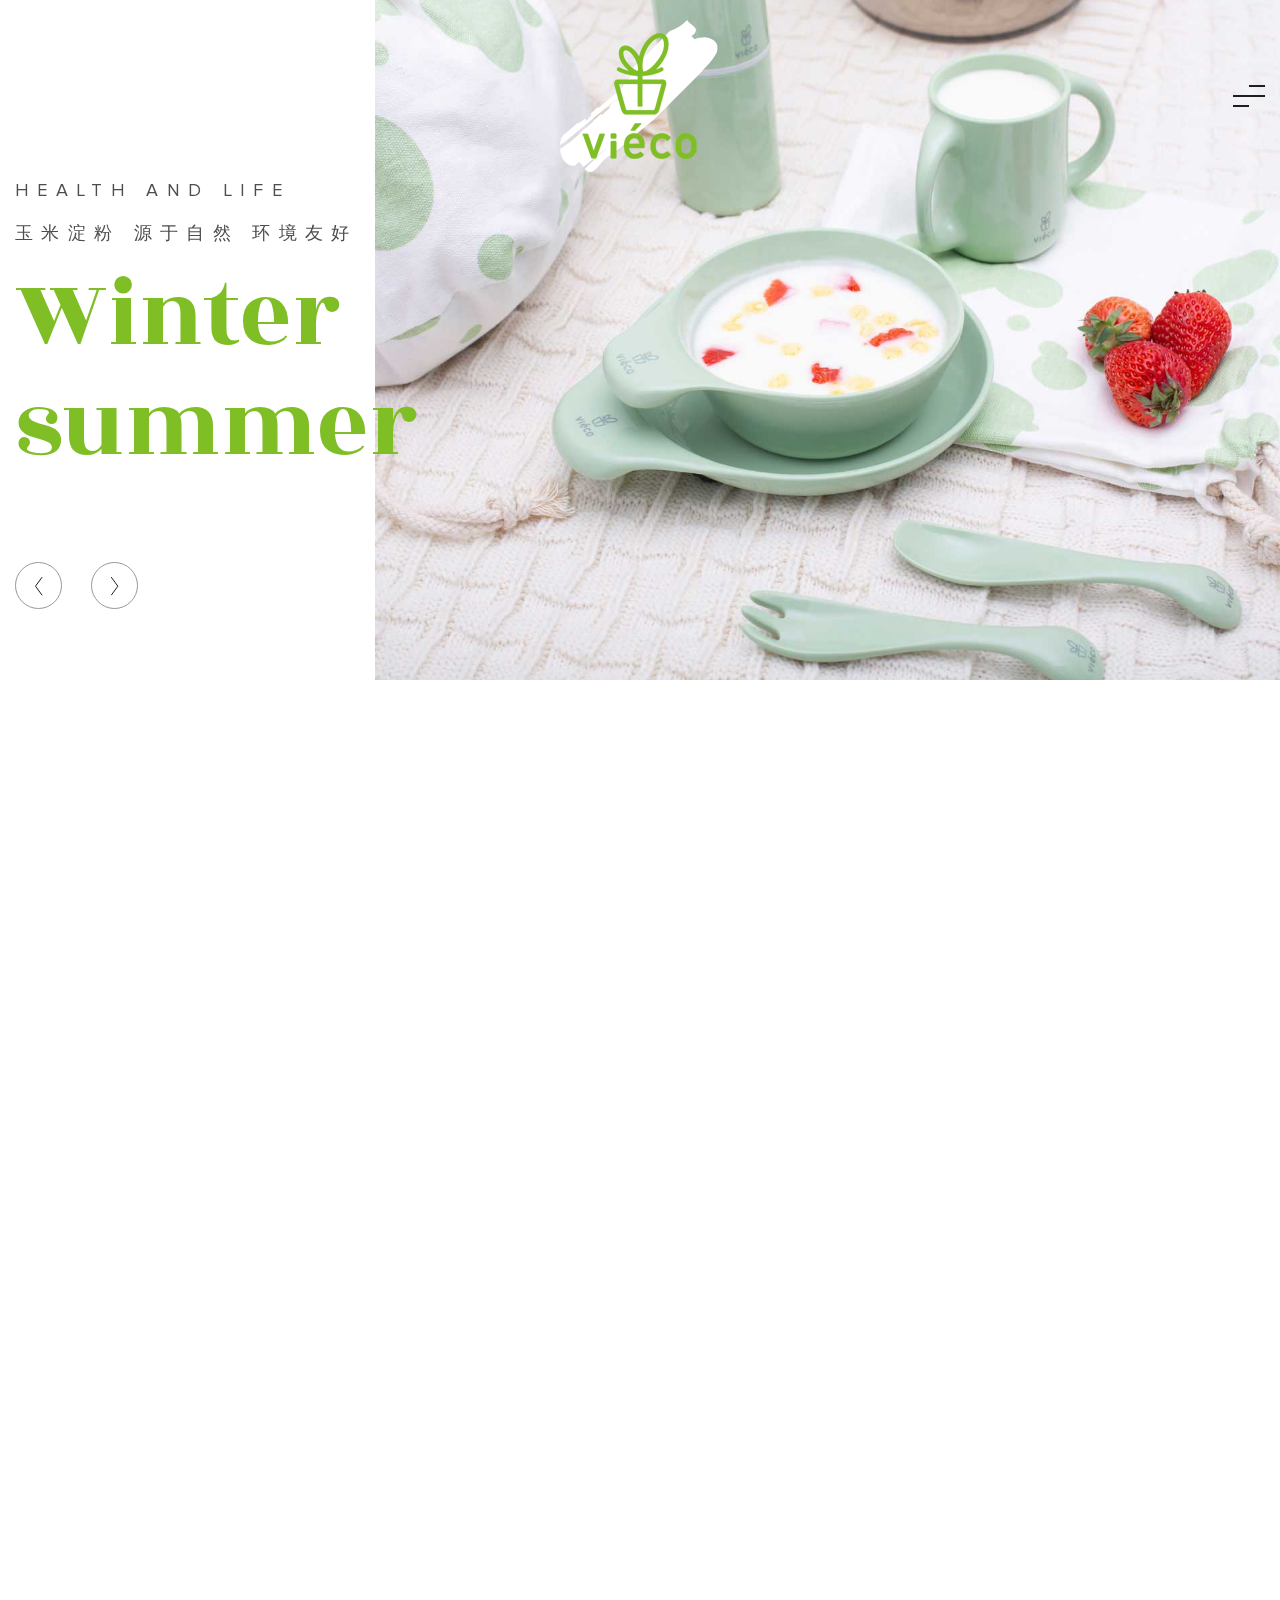
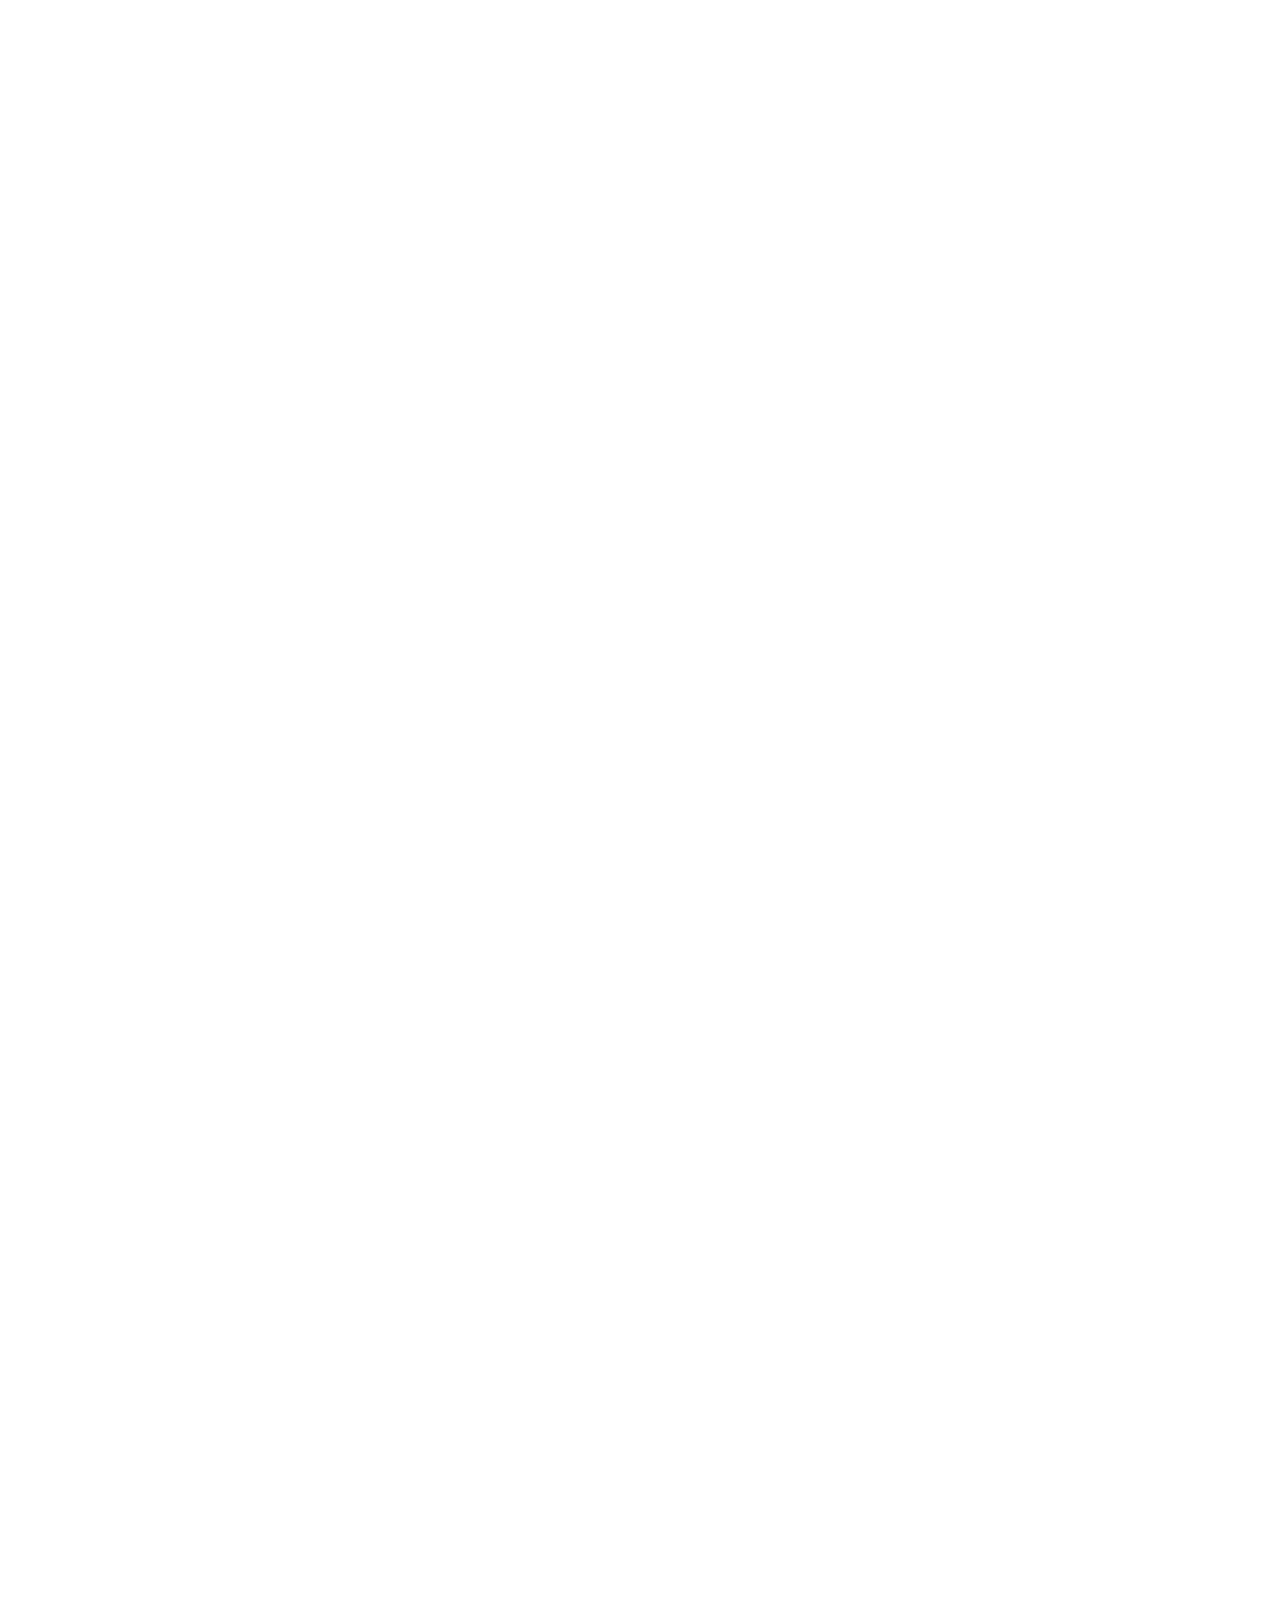
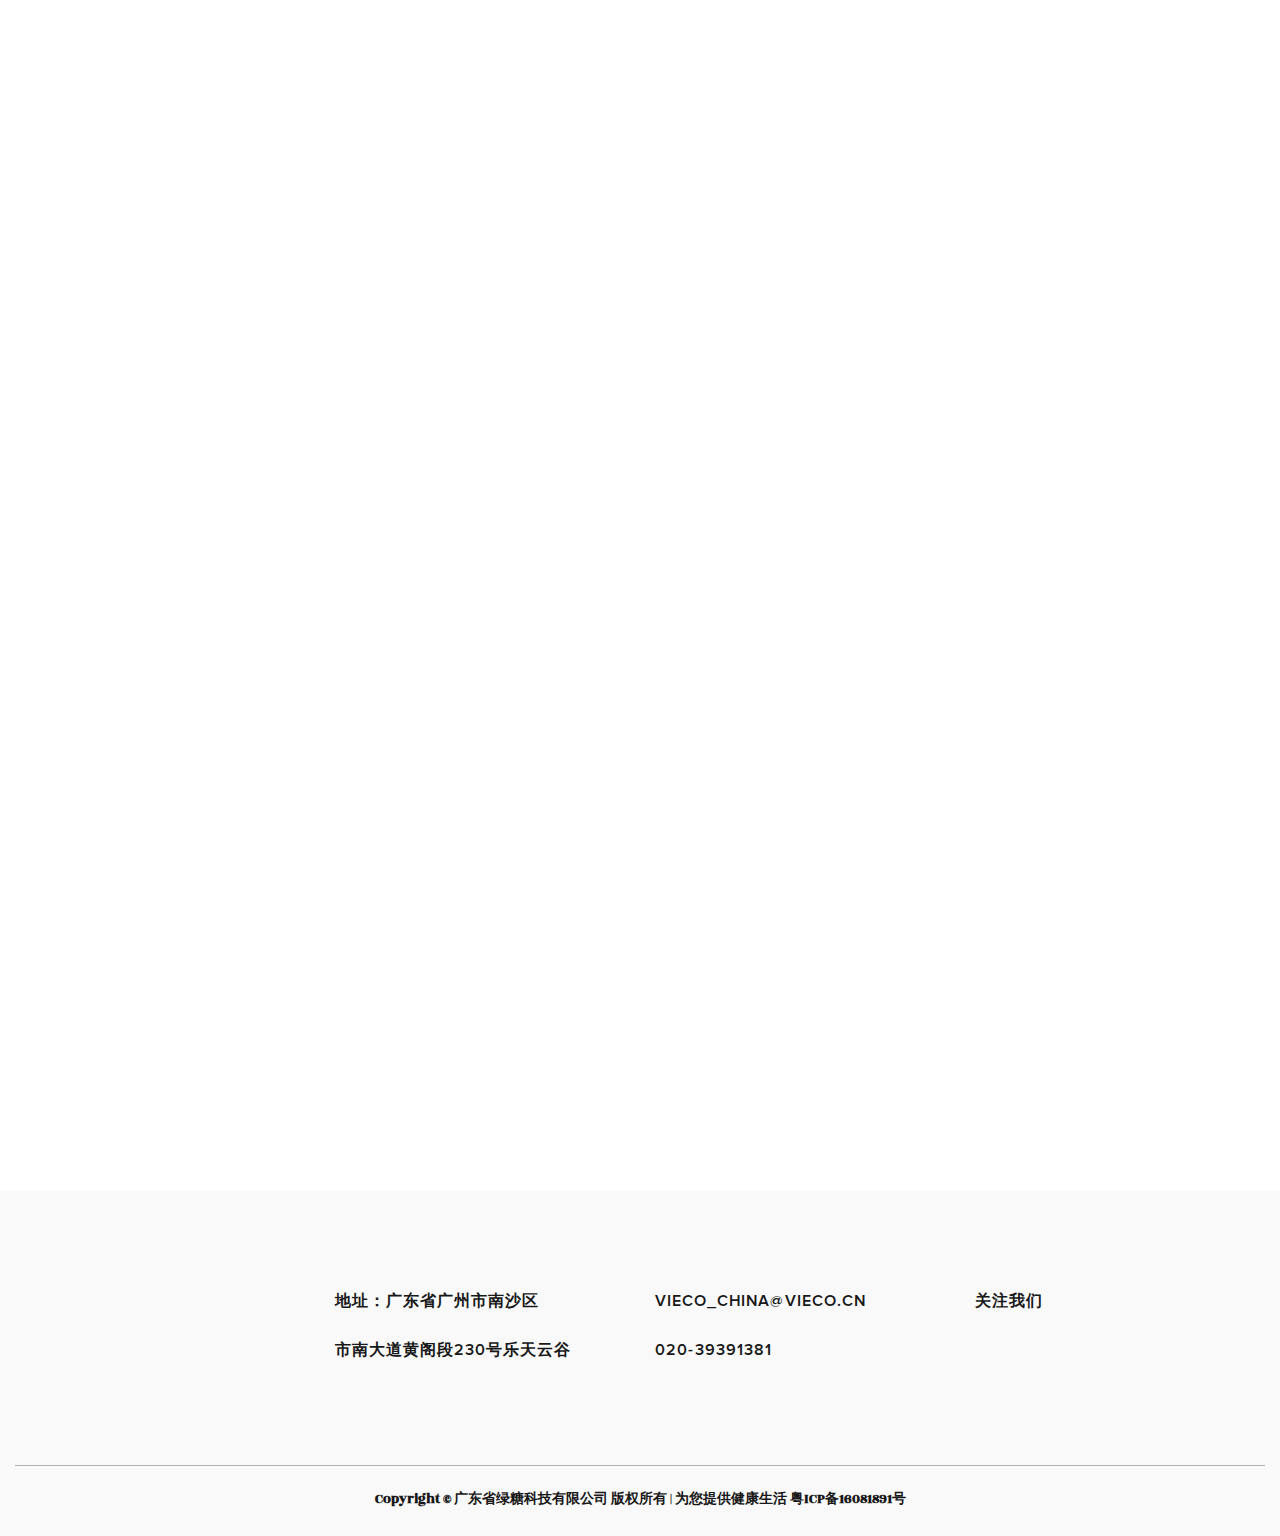
<file: index.html>
<!DOCTYPE html>
<html lang="en">

<head>
    <meta charset="utf-8">
    <meta http-equiv="x-ua-compatible" content="ie=edge">
    <title>广东省绿糖科技有限公司</title>
    <meta name="robots" content="index, follow" />
    <meta name="description" content="">
    <meta name="viewport" content="width=device-width, initial-scale=1, shrink-to-fit=no">
    <link rel="shortcut icon" type="image/x-icon" href="assets/images/favicon.png">
    <link rel="stylesheet" href="assets/css/allcss.css" />
    <!-- Global Vendor, plugins JS -->
    <script src="assets/js/alljs.js" defer></script>
    <script src="assets/js/plugins/select2.min.js"defer></script>
    <script src="assets/js/main.js"defer></script>
</head>
<body>
    <div class="main-wrapper wrapper-2">
        <!-- 引入头部组件 -->
        <div id="header-component">
            <div class="loading-message" style="text-align: center; padding: 20px;">正在加载...</div>
        </div>
        <div class="slider-area">
            <div class="slider-active-1 nav-style-1">
                <div
                    class="single-slider-wrap slider-height-1 custom-d-flex custom-align-item-center single-animation-wrap">
                    <div class="slider-img">
                        <img loading="eager" src="assets/images/home/slider-1.jpg" alt="">
                    </div>
                    <div class="slider-content slider-animated-1">
                        <h3 class="animated">HEALTH AND LIFE</h3>
                        <h3 class="animated"><br>玉米淀粉 源于自然 环境友好</h3>
                        <h1 class="animated">Winter <br> summer</h1>
                    </div>
                </div>
                <div
                    class="single-slider-wrap slider-height-1 custom-d-flex custom-align-item-center single-animation-wrap">
                    <div class="slider-img">
                        <img loading="lazy" src="assets/images/home/slider-2.jpg" alt="">
                    </div>
                    <div class="slider-content slider-animated-1">
                        <h3 class="animated">BEST SALE THIS WEEK</h3>
                        <h1 class="animated">Winter <br> summer</h1>
                    </div>
                </div>
            </div>
        </div>
        <div class="product-area section-padding-1">
            <div class="trend-product-wrap">
                <div class="container-fluid p-0">
                    <div class="row gx-0">
                        <div class="offset-lg-6 col-lg-6">
                            <div class="trend-product-content">
                                <h2 data-aos="fade-up" data-aos-delay="200" style="color:#7fbe25;">Viéco绿糖</h2>
                                <p data-aos="fade-up" data-aos-delay="300">LOGO
                                就像一株蓬勃生长、<br>充满生机的绿色植物，<br>又像一份精致包装的礼物。<br><br>
                                Vié（生活），éco（绿色）<br>意喻健康、环保的生活态度。<br>我们旨在寻找绿色生态原材料，<br>研发出健康环保的产品，<br>让生活像沐浴阳光的新鲜绿植。<br>
                            </div>
                        </div>
                    </div>
                    <div class="product-img-position">
                        <img data-aos="fade-up"  loading="lazy" src="assets/images/home/trend.jpg" alt="">
                    </div>
                </div>
            </div>
        </div>
        <div class="features-area section-padding-2">
            <div class="container">
                <div class="features-all-wrap">
                    <div class="row mb-n6">
                        <div class="col-lg-4 col-md-4 mb-6">
                            <div class="features-wrap text-center" data-aos="fade-up" data-aos-delay="200">
                                <div class="features-img">
                                    <img loading="lazy" class="injectable" src="assets/images/home/icon-img/leafpic-svgrepo-com.png" alt="">
                                </div>
                                <h3>环保 植物材质</h3>
                                <p>Viéco的PLA材料以再生的植物<br>资源为原料，具有生物降解性。</p>
                            </div>
                        </div>
                        <div class="col-lg-4 col-md-4 mb-6">
                            <div class="features-wrap text-center" data-aos="fade-up" data-aos-delay="300">
                                <div class="features-img">
                                    <img loading="lazy" class="injectable" src="assets/images/home/icon-img/aarogya-setu-svgrepo-com.png" alt="">
                                </div>
                                <h3>健康 入口安心</h3>
                                <p>提取葡萄糖结晶制作而成，<br>不会释出塑料微粒和有毒物质，<br>切实保证了进食安全。</p>
                            </div>
                        </div>
                        <div class="col-lg-4 col-md-4 mb-6">
                            <div class="features-wrap text-center" data-aos="fade-up" data-aos-delay="400">
                                <div class="features-img">
                                    <img loading="lazy" class="injectable" src="assets/images/home/icon-img/everyday-tasks-svgrepo-com.png" alt="" >
                                </div>
                                <h3>简约 圆润曲线</h3>
                                <p>推崇圆润流畅的流线体设计，<br>弧度钝化，符合人体工学设计。</p>
                            </div>
                        </div>
                    </div>
                </div>
            </div>
        </div>
                <div class="shop-collections-area">
            <div class="trend-product-padding">
                <div class="trend-product-wrap">
                    <div class="container-fluid p-0">
                        <div class="product-img-position">
                            <img data-aos="fade-up"  src="assets/images/home/product-1.jpg" alt="">
                        </div>
                        <div class="row gx-0">
                            <div class="offset-lg-6 col-lg-6">
                                <div class="trend-product-content">
                                    <h2 data-aos="fade-up" data-aos-delay="200" style="color:#7fbe25;">简爱系列</h2>
                                    <p data-aos="fade-up" data-aos-delay="300">简爱系列产品面向时尚消费群体，<br>
										以<a style="color: deeppink ">简约纯色</a>打造时尚风格。<br>圆润仿生手柄让抓握更加便捷；<br>
										勺头扁平的设计防止误伤口腔。<br><a style="color:yellowgreen">简爱系列，简约时尚的美。</a></p>
                                    <div class="btn-style" data-aos="fade-up" data-aos-delay="400">
                                        <a class="btn btn-outline-primary animated" href="product/product-list1.html">查看更多</a>
                                    </div>
                                </div>
                            </div>
                        </div>
                    </div>
                </div>
            </div>
            <div class="trend-product-padding">
                <div class="trend-product-wrap">
                    <div class="container-fluid p-0">
                        <div class="product-img-position-2">
                            <img data-aos="fade-up"  src="assets/images/home/product-2.jpg" alt="">
                        </div>
                        <div class="row gx-0">
                            <div class="col-lg-6">
                                <div class="trend-product-content trend-product-content-modify">
                                    <h2 data-aos="fade-up" data-aos-delay="200" style="color:#7fbe25;">田园系列</h2>
                                    <p data-aos="fade-up" data-aos-delay="300">田园系列产品带有精灵轻盈的双翼，<br>
<a style="color:yellowgreen">以绿为叶，</a><a style="color: deeppink ">以粉为花，</a>具有生命的灵动。<br>天使翅膀型把手设计方便宝宝抓握；<br>
柔软的硅胶吸管，刺激宝宝牙床发育；<br>
大口径易清洗，刻度更清晰。</p>
                                    <div class="btn-style" data-aos="fade-up" data-aos-delay="400">
                                        <a class="btn btn-outline-primary animated" href="product/product-list2.html">查看更多</a>
                                    </div>
                                </div>
                            </div>
                        </div>
                    </div>
                </div>
            </div>
            <div class="trend-product-padding ">
                <div class="trend-product-wrap">
                    <div class="container-fluid p-0">
                        <div class="product-img-position">
                            <img data-aos="fade-up"  src="assets/images/home/product-3.jpg" alt="">
                        </div>
                        <div class="row gx-0">
                            <div class="offset-lg-6 col-lg-6">
                                <div class="trend-product-content trend-product-content-modify-2">
                                    <h2 data-aos="fade-up" data-aos-delay="200" style="color:#7fbe25;">品质系列</h2>
                                    <p data-aos="fade-up" data-aos-delay="300">品质系列产品为现代美学而生，<br><a  style="cursor: auto;color:blueviolet">紫钻</a>、<a style="cursor: auto;color:slateblue">蓝钻</a>尽显摩登时尚本色。<br>
内置吸管套件方便任意角度饮用；<br><a  style="cursor: auto;color:blueviolet">防烫防滑硅胶套，</a>使用更加安全。<br>盛放饮品亦盛放环保态度。</p>
                                    <div class="btn-style" data-aos="fade-up" data-aos-delay="400">
                                        <a class="btn btn-outline-primary animated" href="product/product-list3.html">查看更多</a>
                                    </div>
                                </div>
                            </div>
                        </div>
                    </div>
                </div>
            </div>
        </div>
        <div class="banner-area section-padding-lr-1 section-padding-7">
            <div class="container-fluid">
                <div class="section-title mb-12 text-center">
                    <h2 data-aos="fade-up" data-aos-delay="200">品牌宣传视频</h2>
                </div>
                <div class="row mb-n6">
                    <div class="col-lg-6 mb-6">
                        <div class="banner-wrap img-zoom" data-aos="fade-up" data-aos-delay="200">
                            <a href="/product-details.html"><video width="100%" controls preload="none" controls poster="/assets/images/home/video1.jpg">
  					<source src="/assets/videos/Vieco - Part 1 - Final ST (fat).mp4" type="video/mp4">
  					<source src="/movie.ogg" type="video/ogg">
 					 Your browser does not support the video tag.
				</video></a>  
                        </div>
                    </div>
                    <div class="col-lg-6 mb-6">
                        <div class="banner-wrap img-zoom" data-aos="fade-up" data-aos-delay="300">
                            <a href="/product-details.html"><video width="100%" controls preload="none" controls poster="/assets/images/home/video2.jpg">
  					<source src="/assets/videos/Vieco - Part 2 - Final VOST.mp4" type="video/mp4">
  					<source src="/movie.ogg" type="video/ogg">
 					 Your browser does not support the video tag.
				</video></a>
                        </div>
                    </div>
                </div>
            </div>
        </div>
        <!-- 引入底部组件 -->
        <div id="footer-component">
            <div class="loading-message" style="text-align: center; padding: 20px;">正在加载...</div>
        </div>
        <script>
            function loadComponent(url, elementId) {
                const element = document.getElementById(elementId);
                element.innerHTML = '<div class="loading-message" style="text-align: center; padding: 20px;">正在加载...</div>';
                
                return fetch(url)
                    .then(response => {
                        if (!response.ok) {
                            throw new Error(`组件加载失败 (${response.status} ${response.statusText})`);                            
                        }
                        return response.text();
                    })
                    .then(data => {
                        if (!data || data.trim() === '') {
                            throw new Error('组件内容为空');
                        }
                        element.innerHTML = data;
                    // 在header组件加载完成后初始化Slinky菜单和移动端菜单事件
                    if (elementId === 'header-component') {
                        $('.slinky-mobile-menu').slinky({
                            title: false,
                            resize: true
                        });
                        // 添加移动端菜单的点击事件
                        $('.menu-active-button').on('click', function(e) {
                            e.preventDefault();
                            $('.off-canvas-active').addClass('inside');
                            $('.off-canvas-active').removeClass('outside');
                        });
                        $('.off-canvas-close').on('click', function() {
                            $('.off-canvas-active').removeClass('inside');
                            $('.off-canvas-active').addClass('outside');
                        });
                    }
                })
                .catch(error => {
                    console.error('加载组件失败:', error);
                    element.innerHTML = '<div class="error-message" style="text-align: center; padding: 20px; color: red;">加载失败</div>';
                });
        }

        function retryLoadComponent(url, elementId) {
            loadComponent(url, elementId);
        }

        // 在文档加载完成后加载组件
        document.addEventListener('DOMContentLoaded', function() {
            loadComponent('components/header.html', 'header-component');
            loadComponent('components/footer.html', 'footer-component');
        });
    </script>
</body>
</html>
</file>
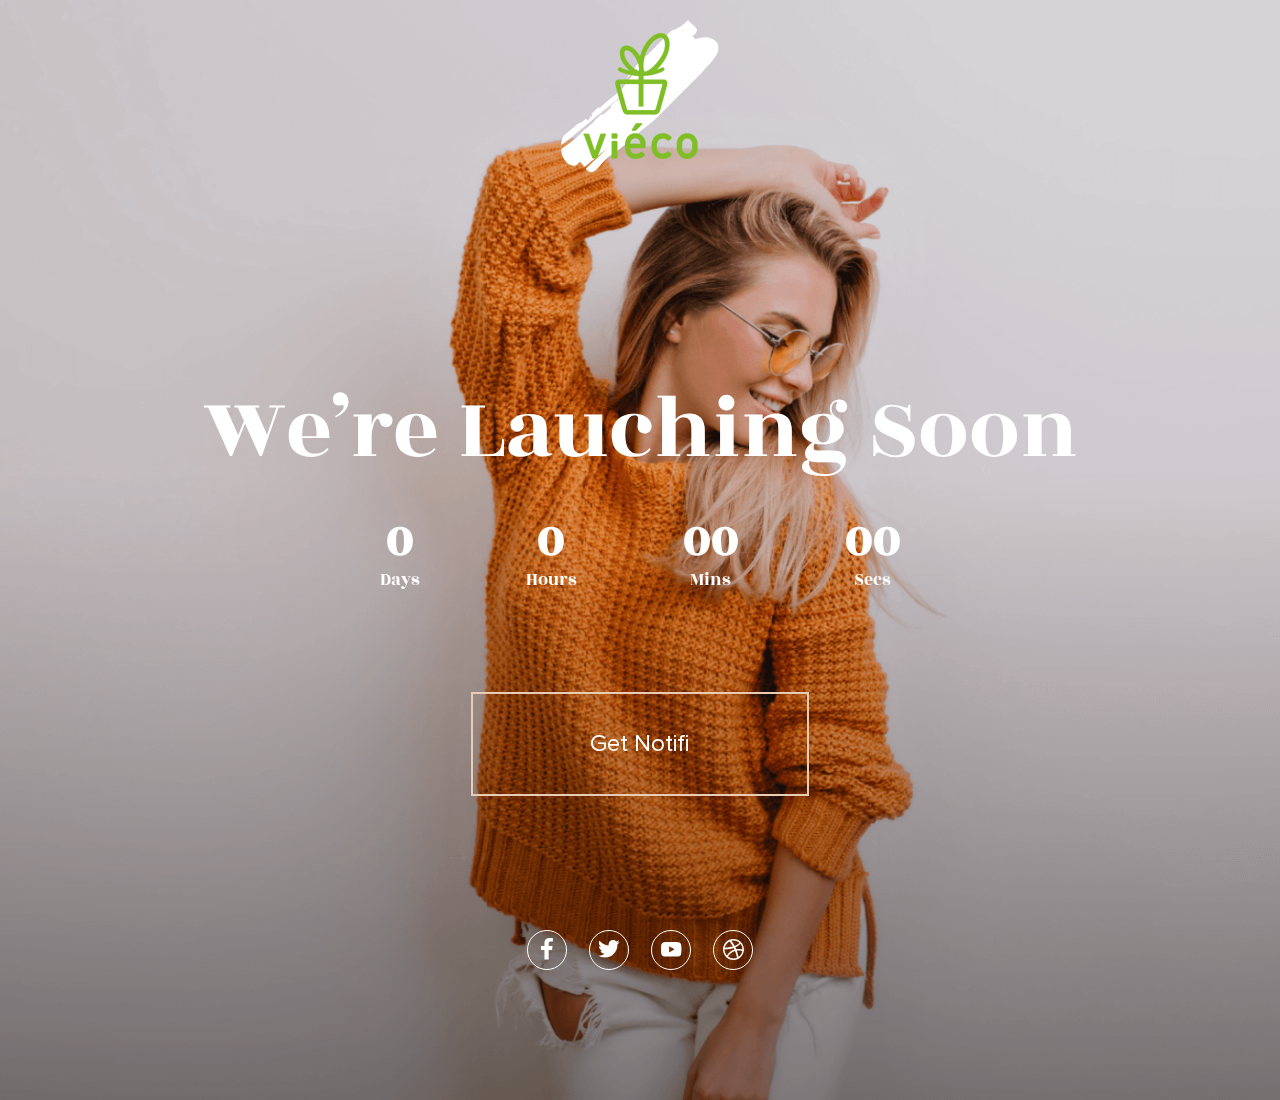
<file: coming-soon.html>
<!DOCTYPE html>
<html lang="en">

<head>
    <meta charset="utf-8">
    <meta http-equiv="x-ua-compatible" content="ie=edge">
    <title>Outeli - Fashion eCommerce Bootstrap 5 Template</title>
    <meta name="robots" content="index, follow" />
    <meta name="description" content="Outeli Fashion eCommerce Bootstrap 5 Template is a stunning e-commerce website template that is the best choice for any online store.">
    <meta name="viewport" content="width=device-width, initial-scale=1, shrink-to-fit=no">
    <!-- Favicon -->
    <link rel="shortcut icon" type="image/x-icon" href="assets/images/favicon.png">
    <!-- All CSS is here
	============================================ -->
    <link rel="stylesheet" href="assets/css/vendor/proximanova.css" />
    <link rel="stylesheet" href="assets/css/vendor/line-awesome.min.css" />
    <link rel="stylesheet" href="assets/css/plugins/slick.css" />
    <link rel="stylesheet" href="assets/css/plugins/animate.css" />
    <link rel="stylesheet" href="assets/css/plugins/slinky.min.css" />
    <link rel="stylesheet" href="assets/css/plugins/jquery-ui.css" />
    <link rel="stylesheet" href="assets/css/plugins/magnific-popup.css" />
    <link rel="stylesheet" href="assets/css/plugins/easyzoom.css" />
    <link rel="stylesheet" href="assets/css/plugins/select2.min.css" />
    <link rel="stylesheet" href="assets/css/plugins/aos.css" />
    <link rel="stylesheet" href="assets/css/plugins/nice-select.css" />
    <link rel="stylesheet" href="assets/css/style.css" />
</head>

<body>
    <div class="main-wrapper wrapper-2">
        <header class="header-area section-padding-lr-1 header-height-1 transparent-bar header-padding-tb">
            <div class="container-fluid">
                <div class="row align-items-center">
                    <div class="col-12">
                        <div class="logo text-center">
                            <a href="index.html"><img src="assets/images/logo/logo.png" alt="logo"></a>
                        </div>
                    </div>
                </div>
            </div>
        </header>
        <div class="coming-soon-area bg-img" style="background-image:url(assets/images/bg/bg-3.png);">
            <div class="container-fluid">
                <div class="row">
                    <div class="col-12">
                        <div class="coming-soon-content text-center">
                            <h1 data-aos="fade-up" data-aos-delay="200">We’re Lauching Soon</h1>
                            <div class="timer-1 timer-style-1" data-aos="fade-up" data-aos-delay="300">
                                <div data-countdown="2022/01/01"></div>
                            </div>
                            <div class="coming-soon-btn" data-aos="fade-up" data-aos-delay="400">
                                <button>Get Notifi</button>
                            </div>
                        </div>
                        <div class="coming-soon-social">
                            <a href="#"><img class="injectable" src="assets/images/icon-img/facebook-white.svg" alt=""></a>
                            <a href="#"><img class="injectable" src="assets/images/icon-img/twitter-white.svg" alt=""></a>
                            <a href="#"><img class="injectable" src="assets/images/icon-img/youtube-white.svg" alt=""></a>
                            <a href="#"><img class="injectable" src="assets/images/icon-img/dribble-white.svg" alt=""></a>
                        </div>
                    </div>
                </div>
            </div>
        </div>
    </div>
    <!-- Global Vendor, plugins JS -->
    <script src="assets/js/vendor/modernizr-3.11.2.min.js"></script>
    <script src="assets/js/vendor/jquery-3.5.1.min.js"></script>
    <script src="assets/js/vendor/jquery-migrate-3.3.0.min.js"></script>
    <script src="assets/js/vendor/bootstrap.bundle.min.js"></script>
    <script src="assets/js/plugins/svg-inject.min.js"></script>
    <script src="assets/js/plugins/slick.js"></script>
    <script src="assets/js/plugins/wow.js"></script>
    <script src="assets/js/plugins/slinky.min.js"></script>
    <script src="assets/js/plugins/jquery-ui.js"></script>
    <script src="assets/js/plugins/jquery-ui-touch-punch.js"></script>
    <script src="assets/js/plugins/countdown.js"></script>
    <script src="assets/js/plugins/magnific-popup.js"></script>
    <script src="assets/js/plugins/easyzoom.js"></script>
    <script src="assets/js/plugins/scrollup.js"></script>
    <script src="assets/js/plugins/aos.js"></script>
    <script src="assets/js/plugins/select2.min.js"></script>
    <script src="assets/js/plugins/jquery.nice-select.min.js"></script>
    <!-- Main JS -->
    <script src="assets/js/main.js"></script>
</body>

</html>
</file>
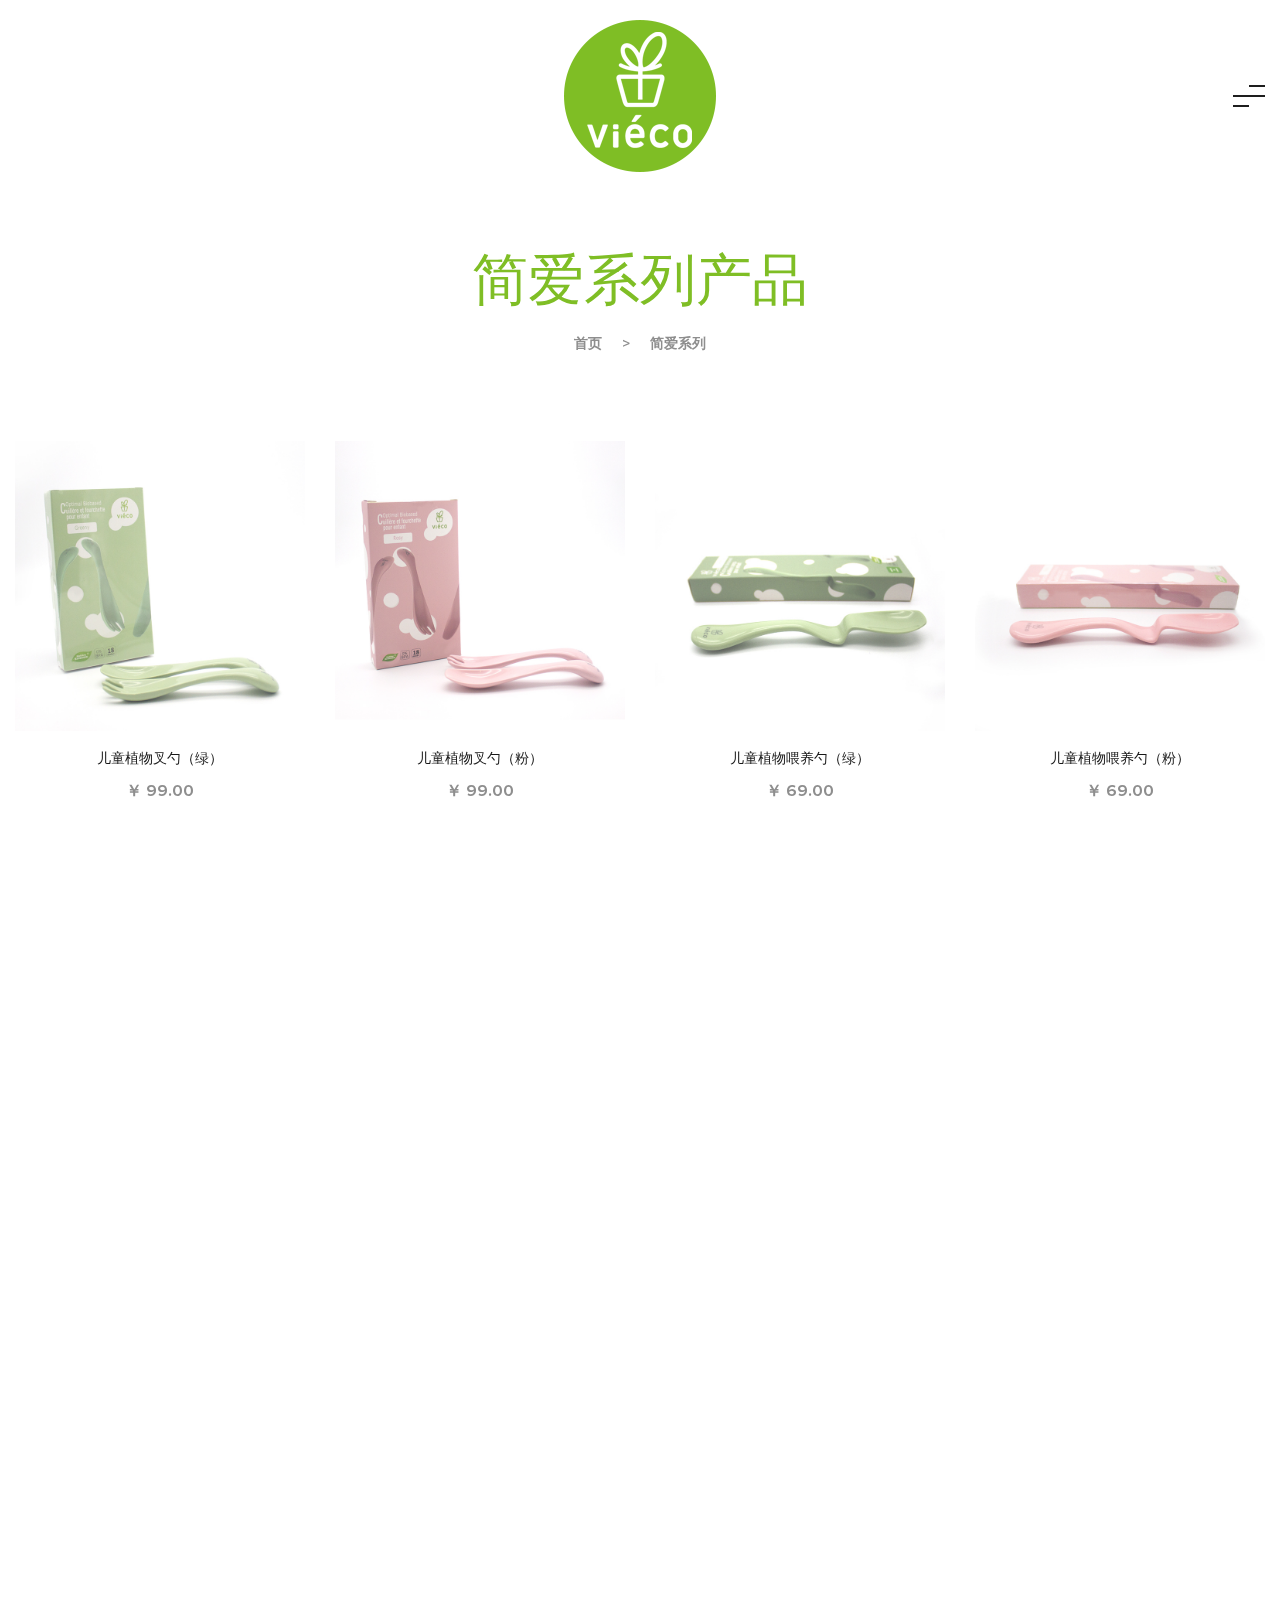
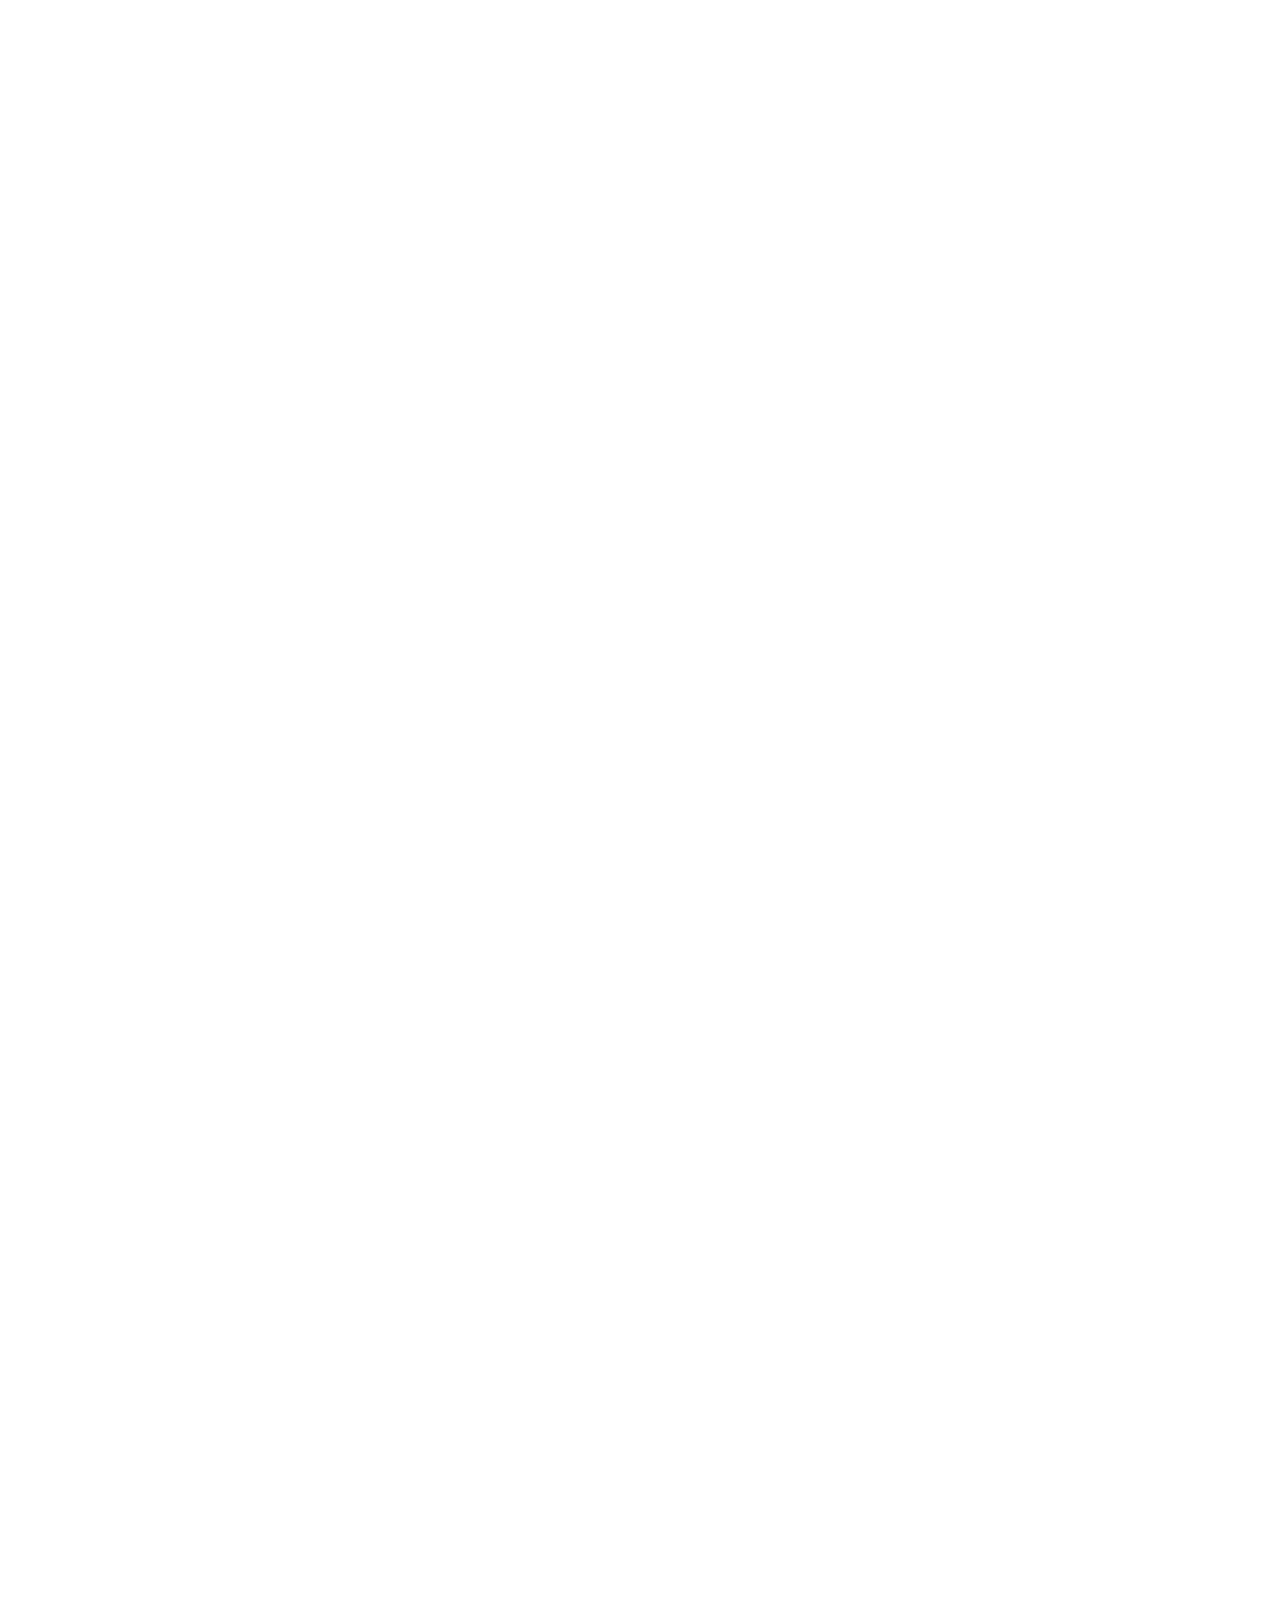
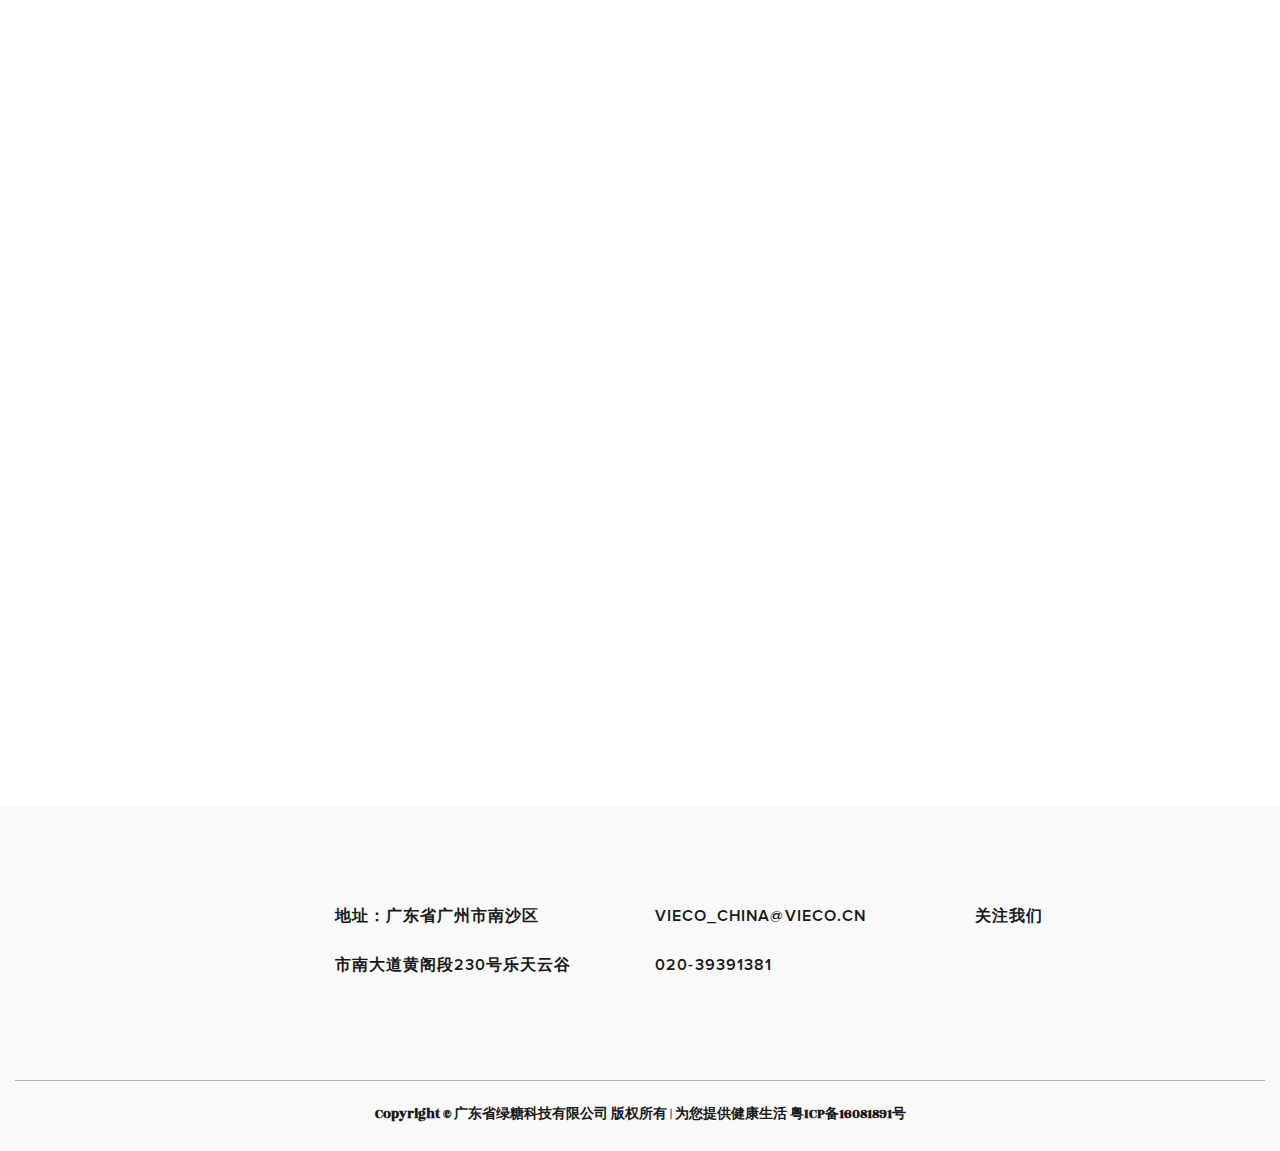
<file: product/product-list1-all.html>
<!DOCTYPE html>
<html lang="en">

<head>
    <meta charset="utf-8">
    <meta http-equiv="x-ua-compatible" content="ie=edge">
    <title>广东省绿糖科技有限公司</title>
    <meta name="robots" content="index, follow" />
    <meta name="description" content="">
    <meta name="viewport" content="width=device-width, initial-scale=1, shrink-to-fit=no">
    <link rel="shortcut icon" type="image/x-icon" href="../assets/images/favicon.png">
    <link rel="stylesheet" href="../assets/css/allcss.css" />
    <!-- Global Vendor, plugins JS -->
    <script src="../assets/js/alljs.js" defer></script>
    <script src="../assets/js/plugins/select2.min.js"defer></script>
    <script src="../assets/js/main.js"defer></script>
</head>

<body>
    <div class="main-wrapper wrapper-2">
        <!-- 引入头部组件 -->
        <div id="header-component">
            <div class="loading-message" style="text-align: center; padding: 20px;">正在加载...</div>
        </div>
        <div class="breadcrumb-area breadcrumb-padding">
            <div class="container">
                <div class="breadcrumb-content text-center">
                    <div class="breadcrumb-title" data-aos="fade-up" data-aos-delay="200">
                        <h2 style="color:#7fbe25;">简爱系列产品</h2>
                    </div>
                    <ul data-aos="fade-up" data-aos-delay="300">
                        <li>
                            <a href="index.html">首页</a>
                        </li>
                        <li>
                            >
                        </li>
                        </li>
                        <li>简爱系列</li>
                    </ul>
                </div>
            </div>
        </div>
        <div class="shop-area section-padding-lr-1 pb-235">
            <div class="container-fluid">
                <div class="shop-page-wrap margin-none">
                    <div class="padding-54-row-col">
                        <div class="row">
                            <div class="col-xl-3 col-lg-4 col-md-6 col-sm-6 col-12 mb-75">
                                <div class="product-wrap" data-aos="fade-up" data-aos-delay="200">
                                    <div class="product-img img-zoom mb-4">
                                        <a href="V0570_V0573/V0570_V0573.html">
                                            <img class="default-img" src="../product/product-list1/V0570.jpg" alt="">
                                        </a>                                    </div>
                                    <div class="product-content text-center">
                                        <h3><a href="V0570_V0573/V0570_V0573.html">儿童植物叉勺（绿）</a></h3>
                                        <div class="product-price">
                                            <span>￥ 99.00</span>
                                        </div>
                                    </div>
                                </div>
                            </div>
                            <div class="col-xl-3 col-lg-4 col-md-6 col-sm-6 col-12 mb-75">
                                <div class="product-wrap" data-aos="fade-up" data-aos-delay="300">
                                    <div class="product-img img-zoom mb-4">
                                        <a href="V0570_V0573/V0570_V0573.html">
                                            <img class="default-img" src="../product/product-list1/V0573.jpg" alt="">
                                        </a>                                    </div>
                                    <div class="product-content text-center">
                                        <h3><a href="V0570_V0573/V0570_V0573.html">儿童植物叉勺（粉）</a></h3>
                                        <div class="product-price">
                                            <span>￥ 99.00</span>
                                        </div>
                                    </div>
                                </div>
                            </div>
                            <div class="col-xl-3 col-lg-4 col-md-6 col-sm-6 col-12 mb-75">
                                <div class="product-wrap" data-aos="fade-up" data-aos-delay="400">
                                    <div class="product-img img-zoom mb-4">
                                        <a href="V0571_V0574/V0571_V0574.html">
                                            <img class="default-img" src="../product/product-list1/V0571.jpg" alt="">
                                        </a>                                    </div>
                                    <div class="product-content text-center">
                                        <h3><a href="V0571_V0574/V0571_V0574.html">儿童植物喂养勺（绿）</a></h3>
                                        <div class="product-price">
                                            <span>￥ 69.00</span>
                                        </div>
                                    </div>
                                </div>
                            </div>
                            <div class="col-xl-3 col-lg-4 col-md-6 col-sm-6 col-12 mb-75">
                                <div class="product-wrap" data-aos="fade-up" data-aos-delay="500">
                                    <div class="product-img img-zoom mb-4">
                                        <a href="V0571_V0574/V0571_V0574.html">
                                            <img class="default-img" src="../product/product-list1/V0574.jpg" alt="">
                                        </a>                                    </div>
                                    <div class="product-content text-center">
                                        <h3><a href="V0571_V0574/V0571_V0574.html">儿童植物喂养勺（粉）</a></h3>
                                        <div class="product-price">
                                            <span>￥ 69.00</span>
                                        </div>
                                    </div>
                                </div>
                            </div>
                            <div class="col-xl-3 col-lg-4 col-md-6 col-sm-6 col-12 mb-75">
                                <div class="product-wrap" data-aos="fade-up" data-aos-delay="200">
                                    <div class="product-img img-zoom mb-4">
                                        <a href="V0572_V0575/V0572_V0575.html">
                                            <img class="default-img" src="../product/product-list1/V0572.jpg" alt="">
                                        </a>                                    </div>
                                    <div class="product-content text-center">
                                        <h3><a href="V0572_V0575/V0572_V0575.html">儿童植物筷（绿）</a></h3>
                                        <div class="product-price">
                                            <span>￥ 79.00</span>
                                        </div>
                                    </div>
                                </div>
                            </div>
                            <div class="col-xl-3 col-lg-4 col-md-6 col-sm-6 col-12 mb-75">
                                <div class="product-wrap" data-aos="fade-up" data-aos-delay="300">
                                    <div class="product-img img-zoom mb-4">
                                        <a href="V0572_V0575/V0572_V0575.html">
                                            <img class="default-img" src="../product/product-list1/V0575.jpg" alt="">
                                        </a>                                    </div>
                                    <div class="product-content text-center">
                                        <h3><a href="V0572_V0575/V0572_V0575.html">儿童植物筷（粉）</a></h3>
                                        <div class="product-price">
                                            <span>￥ 79.00</span>
                                        </div>
                                    </div>
                                </div>
                            </div>
                            <div class="col-xl-3 col-lg-4 col-md-6 col-sm-6 col-12 mb-75">
                                <div class="product-wrap" data-aos="fade-up" data-aos-delay="400">
                                    <div class="product-img img-zoom mb-4">
                                        <a href="V0630_V0633/V0630_V0633.html">
                                            <img class="default-img" src="../product/product-list1/V0630.jpg" alt="">
                                        </a>

                                    </div>
                                    <div class="product-content text-center">
                                        <h3><a href="V0630_V0633/V0630_V0633.html">儿童植物碗（绿）</a></h3>
                                        <div class="product-price">
                                            <span>￥ 148.00</span>
                                        </div>
                                    </div>
                                </div>
                            </div>
                            <div class="col-xl-3 col-lg-4 col-md-6 col-sm-6 col-12 mb-75">
                                <div class="product-wrap" data-aos="fade-up" data-aos-delay="500">
                                    <div class="product-img img-zoom mb-4">
                                        <a href="V0630_V0633/V0630_V0633.html">
                                            <img class="default-img" src="../product/product-list1/V0633.jpg" alt="">
                                        </a>

                                    </div>
                                    <div class="product-content text-center">
                                        <h3><a href="V0630_V0633/V0630_V0633.html">儿童植物碗（粉）</a></h3>
                                        <div class="product-price">
                                            <span>￥ 148.00</span>
                                        </div>
                                    </div>
                                </div>
                            </div>
                            <div class="col-xl-3 col-lg-4 col-md-6 col-sm-6 col-12 mb-75">
                                <div class="product-wrap" data-aos="fade-up" data-aos-delay="200">
                                    <div class="product-img img-zoom mb-4">
                                        <a href="V0631_V0634/V0631_V0634.html">
                                            <img class="default-img" src="../product/product-list1/V0631.jpg" alt="">
                                        </a>

                                    </div>
                                    <div class="product-content text-center">
                                        <h3><a href="V0631_V0634/V0631_V0634.html">儿童植物餐盘（绿）</a></h3>
                                        <div class="product-price">
                                            <span>￥ 148.00</span>
                                        </div>
                                    </div>
                                </div>
                            </div>
                            <div class="col-xl-3 col-lg-4 col-md-6 col-sm-6 col-12 mb-75">
                                <div class="product-wrap" data-aos="fade-up" data-aos-delay="300">
                                    <div class="product-img img-zoom mb-4">
                                        <a href="V0631_V0634/V0631_V0634.html">
                                            <img class="default-img" src="../product/product-list1/V0634.jpg" alt="">
                                        </a>

                                    </div>
                                    <div class="product-content text-center">
                                        <h3><a href="V0631_V0634/V0631_V0634.html">儿童植物餐盘（粉）</a></h3>
                                        <div class="product-price">
                                            <span>￥ 148.00</span>
                                        </div>
                                    </div>
                                </div>
                            </div>
                            <div class="col-xl-3 col-lg-4 col-md-6 col-sm-6 col-12 mb-75">
                                <div class="product-wrap" data-aos="fade-up" data-aos-delay="400">
                                    <div class="product-img img-zoom mb-4">
                                        <a href="V0632_V0635/V0632_V0635.html">
                                            <img class="default-img" src="../product/product-list1/V0632.jpg" alt="">
                                        </a>

                                    </div>
                                    <div class="product-content text-center">
                                        <h3><a href="V0632_V0635/V0632_V0635.html">儿童植物分餐盘（绿）</a></h3>
                                        <div class="product-price">
                                            <span>￥ 199.00</span>
                                        </div>
                                    </div>
                                </div>
                            </div>
                            <div class="col-xl-3 col-lg-4 col-md-6 col-sm-6 col-12 mb-75">
                                <div class="product-wrap" data-aos="fade-up" data-aos-delay="500">
                                    <div class="product-img img-zoom mb-4">
                                        <a href="V0632_V0635/V0632_V0635.html">
                                            <img class="default-img" src="../product/product-list1/V0635.jpg" alt="">
                                        </a>

                                    </div>
                                    <div class="product-content text-center">
                                        <h3><a href="V0632_V0635/V0632_V0635.html">儿童植物分餐盘（粉）</a></h3>
                                        <div class="product-price">
                                            <span>￥ 99.00</span>
                                        </div>
                                    </div>
                                </div>
                            </div>
                            <div class="col-xl-3 col-lg-4 col-md-6 col-sm-6 col-12 mb-75">
                                <div class="product-wrap" data-aos="fade-up" data-aos-delay="300">
                                    <div class="product-img img-zoom mb-4">
                                        <a href="V0410_V0411/V0410_V0411.html">
                                            <img class="default-img" src="../product/product-list1/V0410.jpg" alt="">
                                        </a>

                                    </div>
                                    <div class="product-content text-center">
                                        <h3><a href="V0410_V0411/V0410_V0411.html">儿童植物水杯（绿）</a></h3>
                                        <div class="product-price">
                                            <span>￥ 138.00</span>
                                        </div>
                                    </div>
                                </div>
                            </div>
                            <div class="col-xl-3 col-lg-4 col-md-6 col-sm-6 col-12 mb-75">
                                <div class="product-wrap" data-aos="fade-up" data-aos-delay="400">
                                    <div class="product-img img-zoom mb-4">
                                        <a href="V0410_V0411/V0410_V0411.html">
                                            <img class="default-img" src="../product/product-list1/V0411.jpg" alt="">
                                        </a>

                                    </div>
                                    <div class="product-content text-center">
                                        <h3><a href="V0410_V0411/V0410_V0411.html">儿童植物水杯（粉）</a></h3>
                                        <div class="product-price">
                                            <span>￥ 138.00</span>
                                        </div>
                                    </div>
                                </div>
                            </div>
                            <div class="col-xl-3 col-lg-4 col-md-6 col-sm-6 col-12 mb-75">
                                <div class="product-wrap" data-aos="fade-up" data-aos-delay="500">
                                    <div class="product-img img-zoom mb-4">
                                        <a href="V0710_V0712/V0710_V0712.html">
                                            <img class="default-img" src="../product/product-list1/V0710.jpg" alt="">
                                        </a>

                                    </div>
                                    <div class="product-content text-center">
                                        <h3><a href="V0710_V0712/V0710_V0712.html">儿童植物餐具收纳盒（绿）</a></h3>
                                        <div class="product-price">
                                            <span>￥ 179.00</span>
                                        </div>
                                    </div>
                                </div>
                            </div>
                            <div class="col-xl-3 col-lg-4 col-md-6 col-sm-6 col-12 mb-75">
                                <div class="product-wrap" data-aos="fade-up" data-aos-delay="600">
                                    <div class="product-img img-zoom mb-4">
                                        <a href="V0710_V0712/V0710_V0712.html">
                                            <img class="default-img" src="../product/product-list1/V0712.jpg" alt="">
                                        </a>

                                    </div>
                                    <div class="product-content text-center">
                                        <h3><a href="V0710_V0712/V0710_V0712.html">儿童植物餐具收纳盒（粉）</a></h3>
                                        <div class="product-price">
                                            <span>￥ 179.00</span>
                                        </div>
                                    </div>
                                </div>
                            </div>
                            <div class="col-xl-3 col-lg-4 col-md-6 col-sm-6 col-12 mb-75">
                                <div class="product-wrap" data-aos="fade-up" data-aos-delay="600">
                                    <div class="product-img img-zoom mb-4">
                                        <a href="V0711_V0713/V0711_V0713.html">
                                            <img class="default-img" src="../product/product-list1/V0711.jpg" alt="">
                                        </a>

                                    </div>
                                    <div class="product-content text-center">
                                        <h3><a href="V0711_V0713/V0711_V0713.html">植物安抚奶嘴盒（绿）</a></h3>
                                        <div class="product-price">
                                            <span>￥ 158.00</span>
                                        </div>
                                    </div>
                                </div>
                            </div>
                            <div class="col-xl-3 col-lg-4 col-md-6 col-sm-6 col-12 mb-75">
                                <div class="product-wrap" data-aos="fade-up" data-aos-delay="600">
                                    <div class="product-img img-zoom mb-4">
                                        <a href="V0711_V0713/V0711_V0713.html">
                                            <img class="default-img" src="../product/product-list1/V0713.jpg" alt="">
                                        </a>

                                    </div>
                                    <div class="product-content text-center">
                                        <h3><a href="V0711_V0713/V0711_V0713.html">植物安抚奶嘴盒（粉）</a></h3>
                                        <div class="product-price">
                                            <span>￥ 158.00</span>
                                        </div>
                                    </div>
                                </div>
                            </div>
                            <div class="col-xl-3 col-lg-4 col-md-6 col-sm-6 col-12 mb-75">
                                <div class="product-wrap" data-aos="fade-up" data-aos-delay="600">
                                    <div class="product-img img-zoom mb-4">
                                        <a href="V1057_V1058/V1057_V1058.html">
                                            <img class="default-img" src="../product/product-list1/V1057.jpg" alt="">
                                        </a>

                                    </div>
                                    <div class="product-content text-center">
                                        <h3><a href="V1057_V1058/V1057_V1058.html">硅胶安抚奶嘴（绿）</a></h3>
                                        <div class="product-price">
                                            <span>￥ 78.00</span>
                                        </div>
                                    </div>
                                </div>
                            </div>
                            <div class="col-xl-3 col-lg-4 col-md-6 col-sm-6 col-12 mb-75">
                                <div class="product-wrap" data-aos="fade-up" data-aos-delay="600">
                                    <div class="product-img img-zoom mb-4">
                                        <a href="V1057_V1058/V1057_V1058.html">
                                            <img class="default-img" src="../product/product-list1/V1058.jpg" alt="">
                                        </a>

                                    </div>
                                    <div class="product-content text-center">
                                        <h3><a href="V1057_V1058/V1057_V1058.html">硅胶安抚奶嘴（粉）</a></h3>
                                        <div class="product-price">
                                            <span>￥ 78.00</span>
                                        </div>
                                    </div>
                                </div>
                            </div>
                            <div class="col-xl-3 col-lg-4 col-md-6 col-sm-6 col-12 mb-75">
                                <div class="product-wrap" data-aos="fade-up" data-aos-delay="600">
                                    <div class="product-img img-zoom mb-4">
                                        <a href="V01087_V1090/V01087_V1090.html">
                                            <img class="default-img" src="../product/product-list1/V1087.jpg" alt="">
                                        </a>

                                    </div>
                                    <div class="product-content text-center">
                                        <h3><a href="V01087_V1090/V01087_V1090.html">儿童喂养植物餐具套装（绿）</a></h3>
                                        <div class="product-price">
                                            <span>￥ 189.00</span>
                                        </div>
                                    </div>
                                </div>
                            </div>
                            <div class="col-xl-3 col-lg-4 col-md-6 col-sm-6 col-12 mb-75">
                                <div class="product-wrap" data-aos="fade-up" data-aos-delay="600">
                                    <div class="product-img img-zoom mb-4">
                                        <a href="V01087_V1090/V01087_V1090.html">
                                            <img class="default-img" src="../product/product-list1/V1090.jpg" alt="">
                                        </a>

                                    </div>
                                    <div class="product-content text-center">
                                        <h3><a href="V01087_V1090/V01087_V1090.html">儿童喂养植物餐具套装（粉）</a></h3>
                                        <div class="product-price">
                                            <span>￥ 189.00</span>
                                        </div>
                                    </div>
                                </div>
                            </div>
                            <div class="col-xl-3 col-lg-4 col-md-6 col-sm-6 col-12 mb-75">
                                <div class="product-wrap" data-aos="fade-up" data-aos-delay="600">
                                    <div class="product-img img-zoom mb-4">
                                        <a href="V01088_V1091/V01088_V1091.html">
                                            <img class="default-img" src="../product/product-list1/V1088.jpg" alt="">
                                        </a>

                                    </div>
                                    <div class="product-content text-center">
                                        <h3><a href="V01088_V1091/V01088_V1091.html">儿童练习植物餐具套装（绿）</a></h3>
                                        <div class="product-price">
                                            <span>￥ 538.00</span>
                                        </div>
                                    </div>
                                </div>
                            </div>
                            <div class="col-xl-3 col-lg-4 col-md-6 col-sm-6 col-12 mb-75">
                                <div class="product-wrap" data-aos="fade-up" data-aos-delay="600">
                                    <div class="product-img img-zoom mb-4">
                                        <a href="V01088_V1091/V01088_V1091.html">
                                            <img class="default-img" src="../product/product-list1/V1091.jpg" alt="">
                                        </a>

                                    </div>
                                    <div class="product-content text-center">
                                        <h3><a href="V01088_V1091/V01088_V1091.html">儿童练习植物餐具套装（粉）</a></h3>
                                        <div class="product-price">
                                            <span>￥ 538.00</span>
                                        </div>
                                    </div>
                                </div>
                            </div>
                            <div class="col-xl-3 col-lg-4 col-md-6 col-sm-6 col-12 mb-75">
                                <div class="product-wrap" data-aos="fade-up" data-aos-delay="600">
                                    <div class="product-img img-zoom mb-4">
                                        <a href="V01089_V1092/V01089_V1092.html">
                                            <img class="default-img" src="../product/product-list1/V1089.jpg" alt="">
                                        </a>

                                    </div>
                                    <div class="product-content text-center">
                                        <h3><a href="V01089_V1092/V01089_V1092.html">儿童成长植物餐具套装（绿）</a></h3>
                                        <div class="product-price">
                                            <span>￥ 538.00</span>
                                        </div>
                                    </div>
                                </div>
                            </div>
                            <div class="col-xl-3 col-lg-4 col-md-6 col-sm-6 col-12 mb-75">
                                <div class="product-wrap" data-aos="fade-up" data-aos-delay="600">
                                    <div class="product-img img-zoom mb-4">
                                        <a href="V01089_V1092/V01089_V1092.html">
                                            <img class="default-img" src="../product/product-list1/V1092.jpg" alt="">
                                        </a>

                                    </div>
                                    <div class="product-content text-center">
                                        <h3><a href="V01089_V1092/V01089_V1092.html">儿童成长植物餐具套装（粉）</a></h3>
                                        <div class="product-price">
                                            <span>￥ 538.00</span>
                                        </div>
                                    </div>
                                </div>
                            </div>
                            <div class="col-xl-3 col-lg-4 col-md-6 col-sm-6 col-12 mb-75">
                                <div class="product-wrap" data-aos="fade-up" data-aos-delay="600">
                                    <div class="product-img img-zoom mb-4">
                                        <a href="V0495_V0496/V0495_V0496.html">
                                            <img class="default-img" src="../product/product-list1/V0495.jpg" alt="">
                                        </a>

                                    </div>
                                    <div class="product-content text-center">
                                        <h3><a href="V0495_V0496/V0495_V0496.html">简爱绿色植物水杯</a></h3>
                                        <div class="product-price">
                                            <span>￥ 116.00</span>
                                        </div>
                                    </div>
                                </div>
                            </div>
                            <div class="col-xl-3 col-lg-4 col-md-6 col-sm-6 col-12 mb-75">
                                <div class="product-wrap" data-aos="fade-up" data-aos-delay="600">
                                    <div class="product-img img-zoom mb-4">
                                        <a href="V0495_V0496/V0495_V0496.html">
                                            <img class="default-img" src="../product/product-list1/V0496.jpg" alt="">
                                        </a>

                                    </div>
                                    <div class="product-content text-center">
                                        <h3><a href="V0495_V0496/V0495_V0496.html">简爱白色植物水杯</a></h3>
                                        <div class="product-price">
                                            <span>￥ 116.00</span>
                                        </div>
                                    </div>
                                </div>
                            </div>
                            <div class="col-xl-3 col-lg-4 col-md-6 col-sm-6 col-12 mb-75">
                                <div class="product-wrap" data-aos="fade-up" data-aos-delay="600">
                                    <div class="product-img img-zoom mb-4">
                                        <a href="V0498/V498.html">
                                            <img class="default-img" src="../product/product-list1/V0498.jpg" alt="">
                                        </a>

                                    </div>
                                    <div class="product-content text-center">
                                        <h3><a href="V0498/V498.html">简爱植物水果杯（绿）</a></h3>
                                        <div class="product-price">
                                            <span>￥ 98.00</span>
                                        </div>
                                    </div>
                                </div>
                            </div>
                        </div>
                    </div>

                </div>
            </div>
        </div>
        <!-- 引入底部组件 -->
        <div id="footer-component">
            <div class="loading-message" style="text-align: center; padding: 20px;">正在加载...</div>
        </div>
        <script>
            function loadComponent(url, elementId) {
                const element = document.getElementById(elementId);
                element.innerHTML = '<div class="loading-message" style="text-align: center; padding: 20px;">正在加载...</div>';
                
                return fetch(url)
                    .then(response => {
                        if (!response.ok) {
                            throw new Error(`组件加载失败 (${response.status} ${response.statusText})`);                            
                        }
                        return response.text();
                    })
                    .then(data => {
                        if (!data || data.trim() === '') {
                            throw new Error('组件内容为空');
                        }
                        element.innerHTML = data;
                    // 在header组件加载完成后初始化Slinky菜单和移动端菜单事件
                    if (elementId === 'header-component') {
                        $('.slinky-mobile-menu').slinky({
                            title: false,
                            resize: true
                        });
                        // 添加移动端菜单的点击事件
                        $('.menu-active-button').on('click', function(e) {
                            e.preventDefault();
                            $('.off-canvas-active').addClass('inside');
                            $('.off-canvas-active').removeClass('outside');
                        });
                        $('.off-canvas-close').on('click', function() {
                            $('.off-canvas-active').removeClass('inside');
                            $('.off-canvas-active').addClass('outside');
                        });
                    }
                })
                .catch(error => {
                    console.error('加载组件失败:', error);
                    element.innerHTML = '<div class="error-message" style="text-align: center; padding: 20px; color: red;">加载失败</div>';
                });
        }

        function retryLoadComponent(url, elementId) {
            loadComponent(url, elementId);
        }

        // 在文档加载完成后加载组件
        document.addEventListener('DOMContentLoaded', function() {
            loadComponent('../components/header1.html', 'header-component');
            loadComponent('../components/footer.html', 'footer-component');
        });
    </script>

    </div>

</body>

</html>
</file>
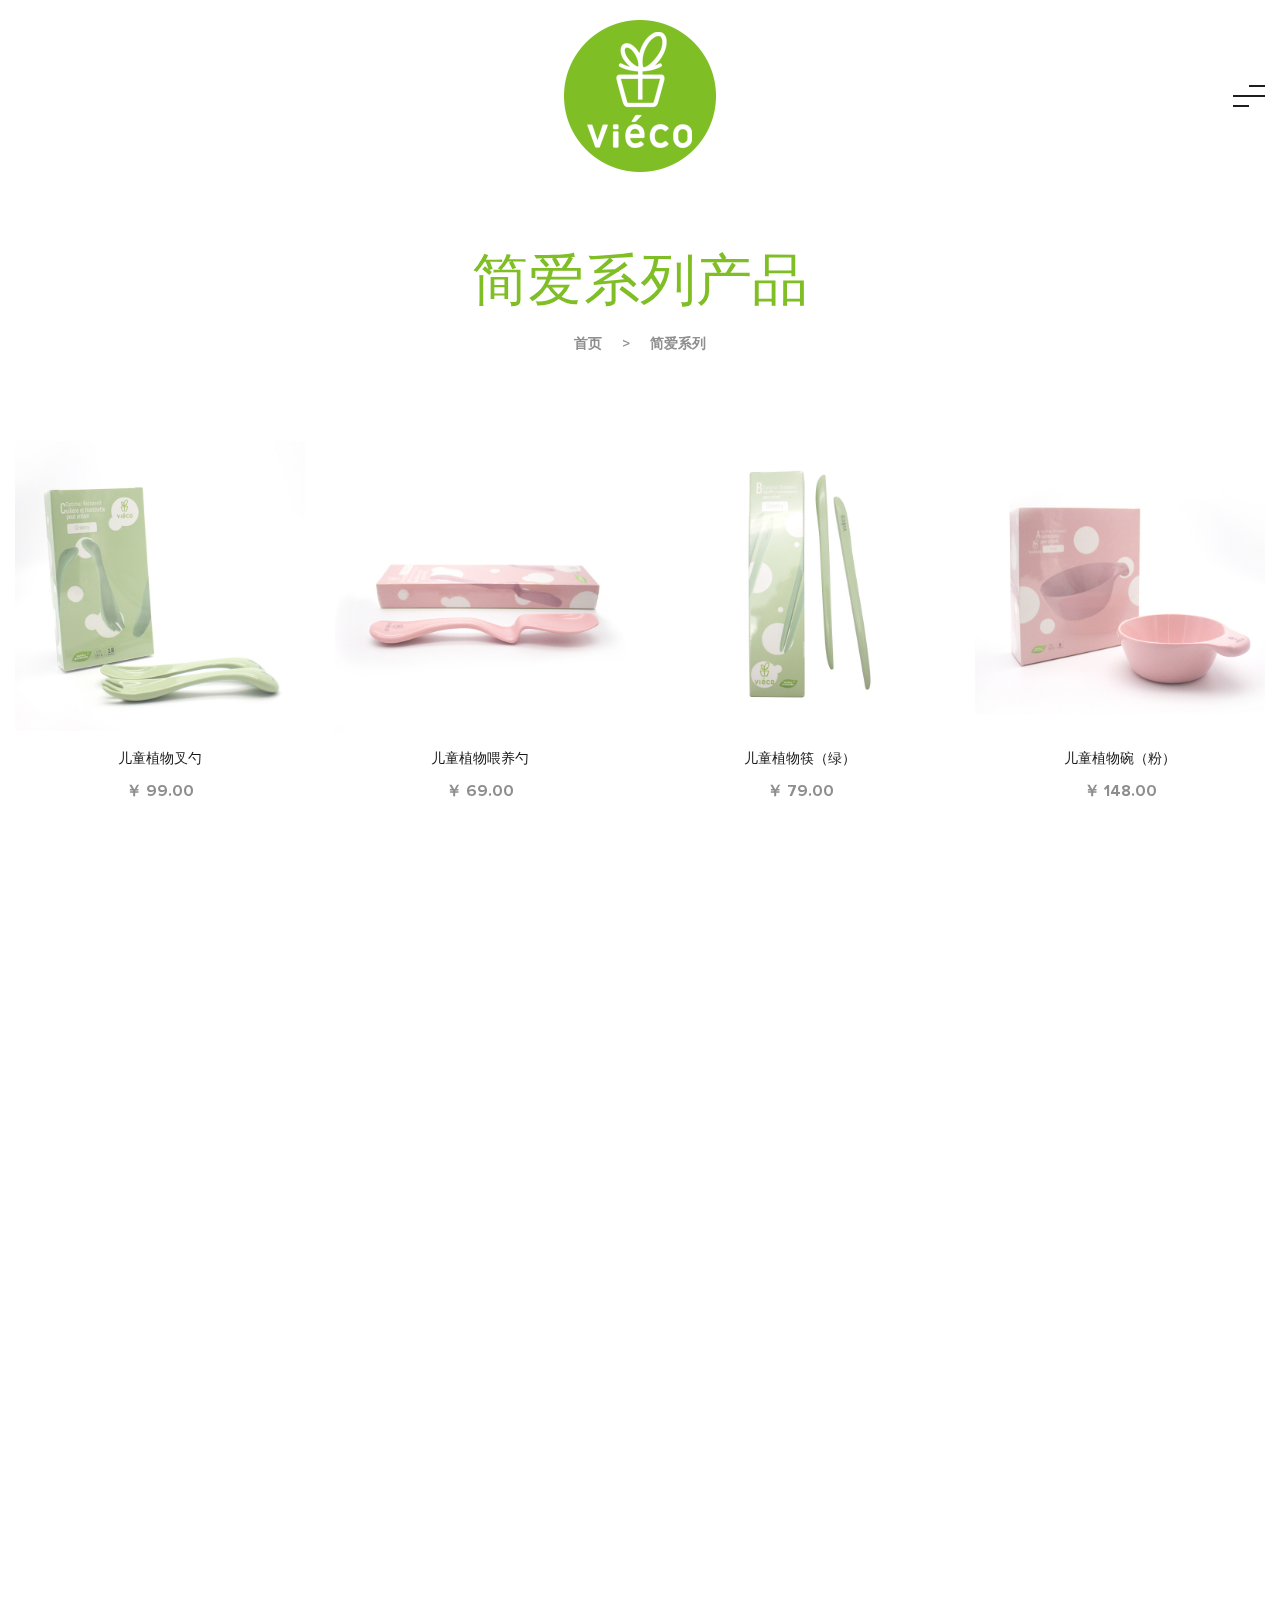
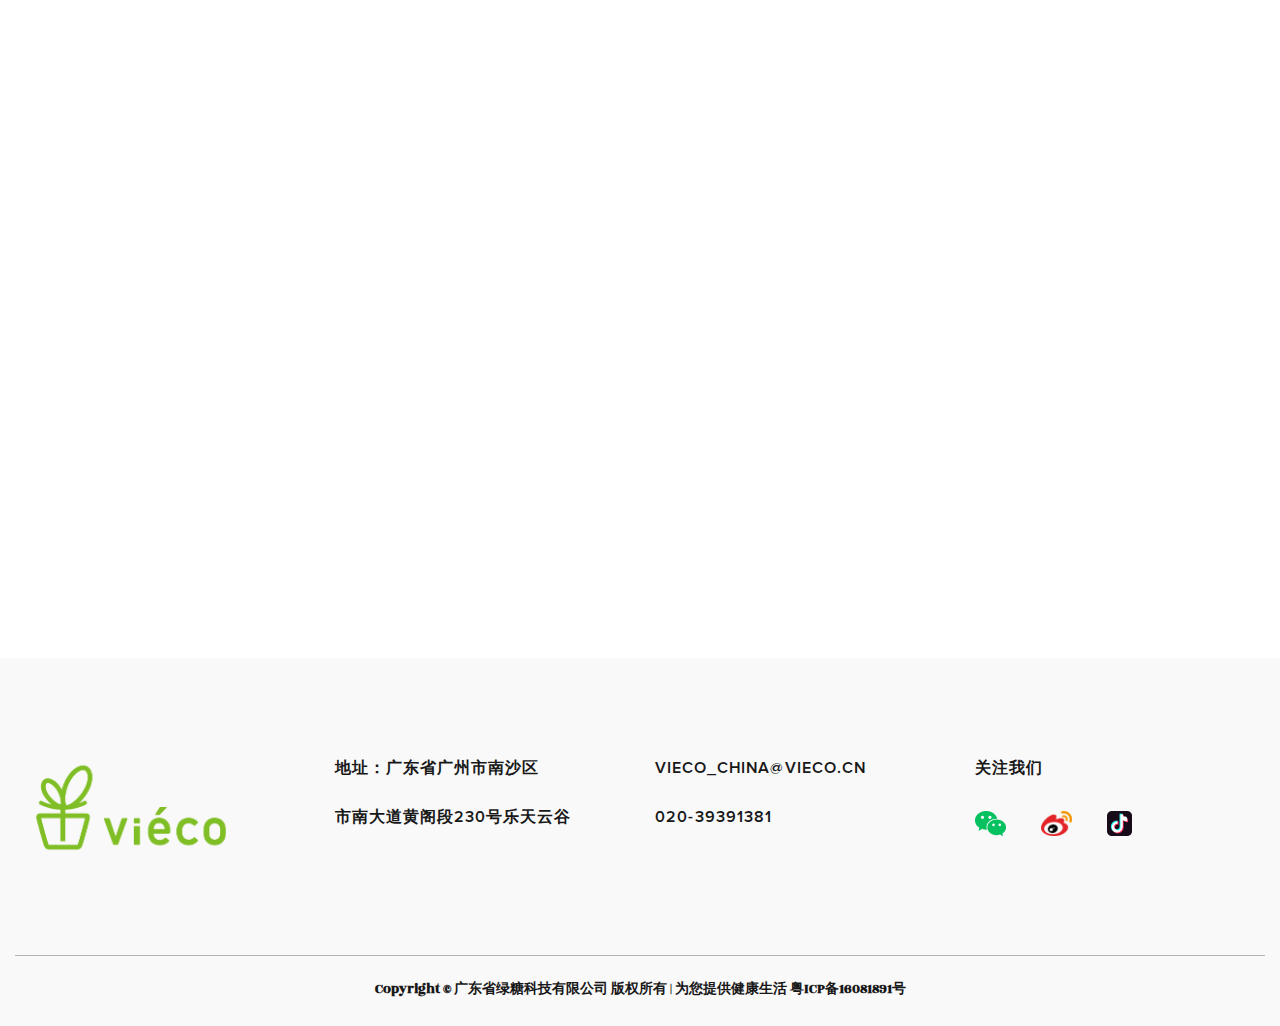
<file: product/product-list1.html>
<!DOCTYPE html>
<html lang="en">

<head>
    <meta charset="utf-8">
    <meta http-equiv="x-ua-compatible" content="ie=edge">
    <title>广东省绿糖科技有限公司</title>
    <meta name="robots" content="index, follow" />
    <meta name="description" content="">
    <meta name="viewport" content="width=device-width, initial-scale=1, shrink-to-fit=no">
    <link rel="shortcut icon" type="image/x-icon" href="../assets/images/favicon.png">
    <link rel="stylesheet" href="../assets/css/allcss.css" />
    <!-- Global Vendor, plugins JS -->
    <script src="../assets/js/alljs.js" defer></script>
    <script src="../assets/js/plugins/select2.min.js"defer></script>
    <script src="../assets/js/main.js"defer></script>
</head>

<body>
    <div class="main-wrapper wrapper-2">
        <!-- 引入头部组件 -->
        <div id="header-component">
            <div class="loading-message" style="text-align: center; padding: 20px;">正在加载...</div>
        </div>
        <div class="breadcrumb-area breadcrumb-padding">
            <div class="container">
                <div class="breadcrumb-content text-center">
                    <div class="breadcrumb-title" data-aos="fade-up" data-aos-delay="200">
                        <h2 style="color:#7fbe25;">简爱系列产品</h2>
                    </div>
                    <ul data-aos="fade-up" data-aos-delay="300">
                        <li>
                            <a href="../index.html">首页</a>
                        </li>
                        <li>
                            >
                        </li>
                        </li>
                        <li>简爱系列</li>
                    </ul>
                </div>
            </div>
        </div>
        <div class="shop-area section-padding-lr-1 pb-235">
            <div class="container-fluid">
                <div class="shop-page-wrap margin-none">
                    <div class="padding-54-row-col">
                        <div class="row">
                            <div class="col-xl-3 col-lg-4 col-md-6 col-sm-6 col-12 mb-75">
                                <div class="product-wrap" data-aos="fade-up" data-aos-delay="200">
                                    <div class="product-img img-zoom mb-4">
                                        <a href="V0570_V0573/V0570_V0573.html">
                                            <img class="default-img" src="../product/product-list1/V0570.jpg" alt="">
                                        </a>                                    </div>
                                    <div class="product-content text-center">
                                        <h3><a href="V0570_V0573/V0570_V0573.html">儿童植物叉勺</a></h3>
                                        <div class="product-price">
                                            <span>￥ 99.00</span>
                                        </div>
                                    </div>
                                </div>
                            </div>

                            <div class="col-xl-3 col-lg-4 col-md-6 col-sm-6 col-12 mb-75">
                                <div class="product-wrap" data-aos="fade-up" data-aos-delay="500">
                                    <div class="product-img img-zoom mb-4">
                                        <a href="V0571_V0574/V0571_V0574.html">
                                            <img class="default-img" src="../product/product-list1/V0574.jpg" alt="">
                                        </a>                                    </div>
                                    <div class="product-content text-center">
                                        <h3><a href="V0571_V0574/V0571_V0574.html">儿童植物喂养勺</a></h3>
                                        <div class="product-price">
                                            <span>￥ 69.00</span>
                                        </div>
                                    </div>
                                </div>
                            </div>
                            <div class="col-xl-3 col-lg-4 col-md-6 col-sm-6 col-12 mb-75">
                                <div class="product-wrap" data-aos="fade-up" data-aos-delay="200">
                                    <div class="product-img img-zoom mb-4">
                                        <a href="V0572_V0575/V0572_V0575.html">
                                            <img class="default-img" src="../product/product-list1/V0572.jpg" alt="">
                                        </a>                                    </div>
                                    <div class="product-content text-center">
                                        <h3><a href="V0572_V0575/V0572_V0575.html">儿童植物筷（绿）</a></h3>
                                        <div class="product-price">
                                            <span>￥ 79.00</span>
                                        </div>
                                    </div>
                                </div>
                            </div>

                            <div class="col-xl-3 col-lg-4 col-md-6 col-sm-6 col-12 mb-75">
                                <div class="product-wrap" data-aos="fade-up" data-aos-delay="500">
                                    <div class="product-img img-zoom mb-4">
                                        <a href="V0630_V0633/V0630_V0633.html">
                                            <img class="default-img" src="../product/product-list1/V0633.jpg" alt="">
                                        </a>

                                    </div>
                                    <div class="product-content text-center">
                                        <h3><a href="V0630_V0633/V0630_V0633.html">儿童植物碗（粉）</a></h3>
                                        <div class="product-price">
                                            <span>￥ 148.00</span>
                                        </div>
                                    </div>
                                </div>
                            </div>
                            <div class="col-xl-3 col-lg-4 col-md-6 col-sm-6 col-12 mb-75">
                                <div class="product-wrap" data-aos="fade-up" data-aos-delay="200">
                                    <div class="product-img img-zoom mb-4">
                                        <a href="V0631_V0634/V0631_V0634.html">
                                            <img class="default-img" src="../product/product-list1/V0631.jpg" alt="">
                                        </a>

                                    </div>
                                    <div class="product-content text-center">
                                        <h3><a href="V0631_V0634/V0631_V0634.html">儿童植物餐盘（绿）</a></h3>
                                        <div class="product-price">
                                            <span>￥ 148.00</span>
                                        </div>
                                    </div>
                                </div>
                            </div>

                            <div class="col-xl-3 col-lg-4 col-md-6 col-sm-6 col-12 mb-75">
                                <div class="product-wrap" data-aos="fade-up" data-aos-delay="500">
                                    <div class="product-img img-zoom mb-4">
                                        <a href="V0632_V0635/V0632_V0635.html">
                                            <img class="default-img" src="../product/product-list1/V0635.jpg" alt="">
                                        </a>

                                    </div>
                                    <div class="product-content text-center">
                                        <h3><a href="V0632_V0635/V0632_V0635.html">儿童植物分餐盘（粉）</a></h3>
                                        <div class="product-price">
                                            <span>￥ 99.00</span>
                                        </div>
                                    </div>
                                </div>
                            </div>
                            <div class="col-xl-3 col-lg-4 col-md-6 col-sm-6 col-12 mb-75">
                                <div class="product-wrap" data-aos="fade-up" data-aos-delay="300">
                                    <div class="product-img img-zoom mb-4">
                                        <a href="V0410_V0411/V0410_V0411.html">
                                            <img class="default-img" src="../product/product-list1/V0410.jpg" alt="">
                                        </a>

                                    </div>
                                    <div class="product-content text-center">
                                        <h3><a href="V0410_V0411/V0410_V0411.html">儿童植物水杯（绿）</a></h3>
                                        <div class="product-price">
                                            <span>￥ 138.00</span>
                                        </div>
                                    </div>
                                </div>
                            </div>

                            <div class="col-xl-3 col-lg-4 col-md-6 col-sm-6 col-12 mb-75">
                                <div class="product-wrap" data-aos="fade-up" data-aos-delay="600">
                                    <div class="product-img img-zoom mb-4">
                                        <a href="V0710_V0712/V0710_V0712.html">
                                            <img class="default-img" src="../product/product-list1/V0712.jpg" alt="">
                                        </a>

                                    </div>
                                    <div class="product-content text-center">
                                        <h3><a href="V0710_V0712/V0710_V0712.html">儿童植物餐具收纳盒（粉）</a></h3>
                                        <div class="product-price">
                                            <span>￥ 179.00</span>
                                        </div>
                                    </div>
                                </div>
                            </div>
                            <div class="col-xl-3 col-lg-4 col-md-6 col-sm-6 col-12 mb-75">
                                <div class="product-wrap" data-aos="fade-up" data-aos-delay="600">
                                    <div class="product-img img-zoom mb-4">
                                        <a href="V0711_V0713/V0711_V0713.html">
                                            <img class="default-img" src="../product/product-list1/V0711.jpg" alt="">
                                        </a>

                                    </div>
                                    <div class="product-content text-center">
                                        <h3><a href="V0711_V0713/V0711_V0713.html">植物安抚奶嘴盒（绿）</a></h3>
                                        <div class="product-price">
                                            <span>￥ 158.00</span>
                                        </div>
                                    </div>
                                </div>
                            </div>

                            <div class="col-xl-3 col-lg-4 col-md-6 col-sm-6 col-12 mb-75">
                                <div class="product-wrap" data-aos="fade-up" data-aos-delay="600">
                                    <div class="product-img img-zoom mb-4">
                                        <a href="V1057_V1058/V1057_V1058.html">
                                            <img class="default-img" src="../product/product-list1/V1058.jpg" alt="">
                                        </a>

                                    </div>
                                    <div class="product-content text-center">
                                        <h3><a href="V1057_V1058/V1057_V1058.html">硅胶安抚奶嘴（粉）</a></h3>
                                        <div class="product-price">
                                            <span>￥ 78.00</span>
                                        </div>
                                    </div>
                                </div>
                            </div>
                            <div class="col-xl-3 col-lg-4 col-md-6 col-sm-6 col-12 mb-75">
                                <div class="product-wrap" data-aos="fade-up" data-aos-delay="600">
                                    <div class="product-img img-zoom mb-4">
                                        <a href="V01087_V1090/V01087_V1090.html">
                                            <img class="default-img" src="../product/product-list1/V1087.jpg" alt="">
                                        </a>

                                    </div>
                                    <div class="product-content text-center">
                                        <h3><a href="V01087_V1090/V01087_V1090.html">儿童喂养植物餐具套装（绿）</a></h3>
                                        <div class="product-price">
                                            <span>￥ 189.00</span>
                                        </div>
                                    </div>
                                </div>
                            </div>
                            <div class="col-xl-3 col-lg-4 col-md-6 col-sm-6 col-12 mb-75">
                                <div class="product-wrap" data-aos="fade-up" data-aos-delay="600">
                                    <div class="product-img img-zoom mb-4">
                                        <a href="V01088_V1091/V01088_V1091.html">
                                            <img class="default-img" src="../product/product-list1/V1091.jpg" alt="">
                                        </a>

                                    </div>
                                    <div class="product-content text-center">
                                        <h3><a href="V01088_V1091/V01088_V1091.html">儿童练习植物餐具套装（粉）</a></h3>
                                        <div class="product-price">
                                            <span>￥ 538.00</span>
                                        </div>
                                    </div>
                                </div>
                            </div>
                            <div class="col-xl-3 col-lg-4 col-md-6 col-sm-6 col-12 mb-75">
                                <div class="product-wrap" data-aos="fade-up" data-aos-delay="600">
                                    <div class="product-img img-zoom mb-4">
                                        <a href="V01089_V1092/V01089_V1092.html">
                                            <img class="default-img" src="../product/product-list1/V1089.jpg" alt="">
                                        </a>

                                    </div>
                                    <div class="product-content text-center">
                                        <h3><a href="V01089_V1092/V01089_V1092.html">儿童成长植物餐具套装（绿）</a></h3>
                                        <div class="product-price">
                                            <span>￥ 538.00</span>
                                        </div>
                                    </div>
                                </div>
                            </div>

                            <div class="col-xl-3 col-lg-4 col-md-6 col-sm-6 col-12 mb-75">
                                <div class="product-wrap" data-aos="fade-up" data-aos-delay="600">
                                    <div class="product-img img-zoom mb-4">
                                        <a href="V0495_V0496/V0495_V0496.html">
                                            <img class="default-img" src="../product/product-list1/V0496.jpg" alt="">
                                        </a>

                                    </div>
                                    <div class="product-content text-center">
                                        <h3><a href="V0495_V0496/V0495_V0496.html">简爱植物水杯</a></h3>
                                        <div class="product-price">
                                            <span>￥ 116.00</span>
                                        </div>
                                    </div>
                                </div>
                            </div>
                            <div class="col-xl-3 col-lg-4 col-md-6 col-sm-6 col-12 mb-75">
                                <div class="product-wrap" data-aos="fade-up" data-aos-delay="600">
                                    <div class="product-img img-zoom mb-4">
                                        <a href="V0498/V0498.html">
                                            <img class="default-img" src="../product/product-list1/V0498.jpg" alt="">
                                        </a>

                                    </div>
                                    <div class="product-content text-center">
                                        <h3><a href="V0498/V0498.html">简爱植物水果杯（绿）</a></h3>
                                        <div class="product-price">
                                            <span>￥ 98.00</span>
                                        </div>
                                    </div>
                                </div>
                            </div>
                        </div>
                    </div>

                </div>
            </div>
        </div>
        <!-- 引入底部组件 -->
        <div id="footer-component">
            <div class="loading-message" style="text-align: center; padding: 20px;">正在加载...</div>
        </div>
        <script>
            function loadComponent(url, elementId) {
                const element = document.getElementById(elementId);
                element.innerHTML = '<div class="loading-message" style="text-align: center; padding: 20px;">正在加载...</div>';
                
                return fetch(url)
                    .then(response => {
                        if (!response.ok) {
                            throw new Error(`组件加载失败 (${response.status} ${response.statusText})`);                            
                        }
                        return response.text();
                    })
                    .then(data => {
                        if (!data || data.trim() === '') {
                            throw new Error('组件内容为空');
                        }
                        element.innerHTML = data;
                    // 在header组件加载完成后初始化Slinky菜单和移动端菜单事件
                    if (elementId === 'header-component') {
                        $('.slinky-mobile-menu').slinky({
                            title: false,
                            resize: true
                        });
                        // 添加移动端菜单的点击事件
                        $('.menu-active-button').on('click', function(e) {
                            e.preventDefault();
                            $('.off-canvas-active').addClass('inside');
                            $('.off-canvas-active').removeClass('outside');
                        });
                        $('.off-canvas-close').on('click', function() {
                            $('.off-canvas-active').removeClass('inside');
                            $('.off-canvas-active').addClass('outside');
                        });
                    }
                })
                .catch(error => {
                    console.error('加载组件失败:', error);
                    element.innerHTML = '<div class="error-message" style="text-align: center; padding: 20px; color: red;">加载失败</div>';
                });
        }

        function retryLoadComponent(url, elementId) {
            loadComponent(url, elementId);
        }

        // 在文档加载完成后加载组件
        document.addEventListener('DOMContentLoaded', function() {
            loadComponent('../components/header1.html', 'header-component');
            loadComponent('../components/footer.html', 'footer-component');
        });
    </script>

    </div>

</body>

</html>
</file>
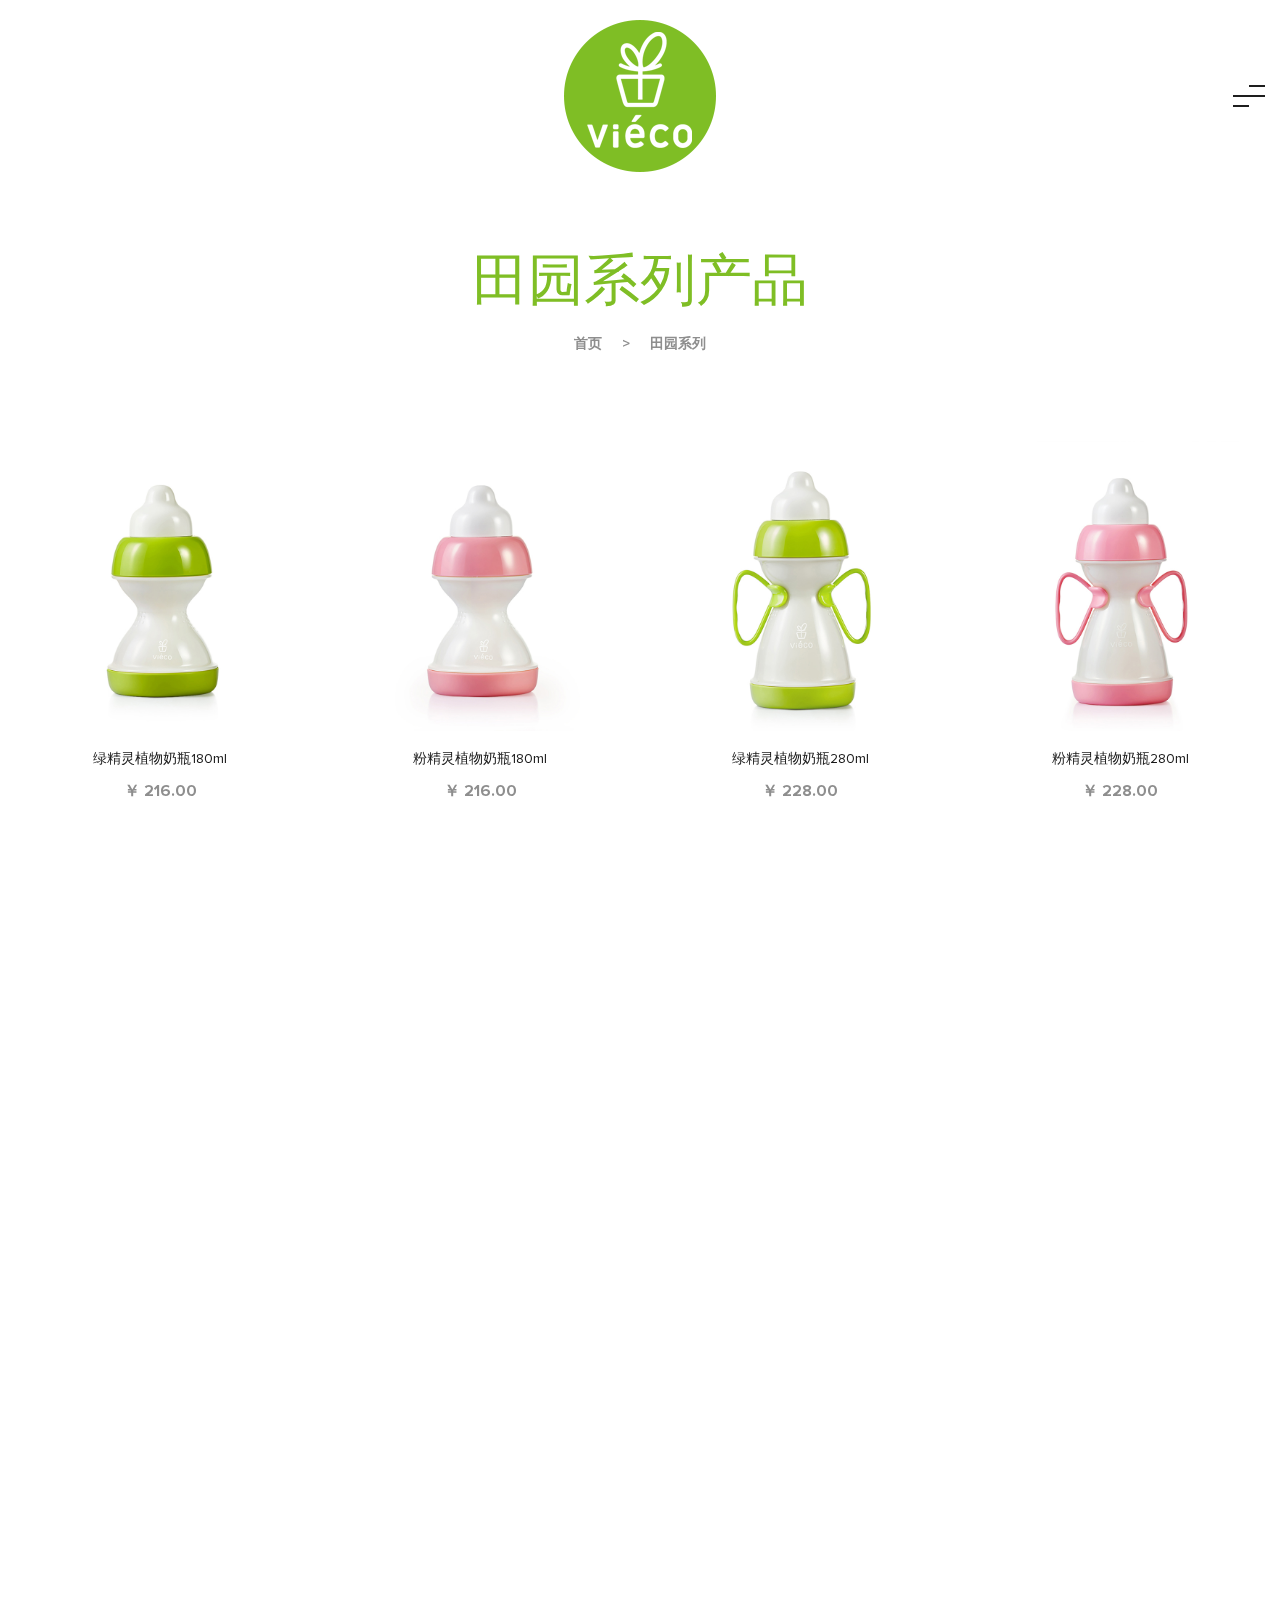
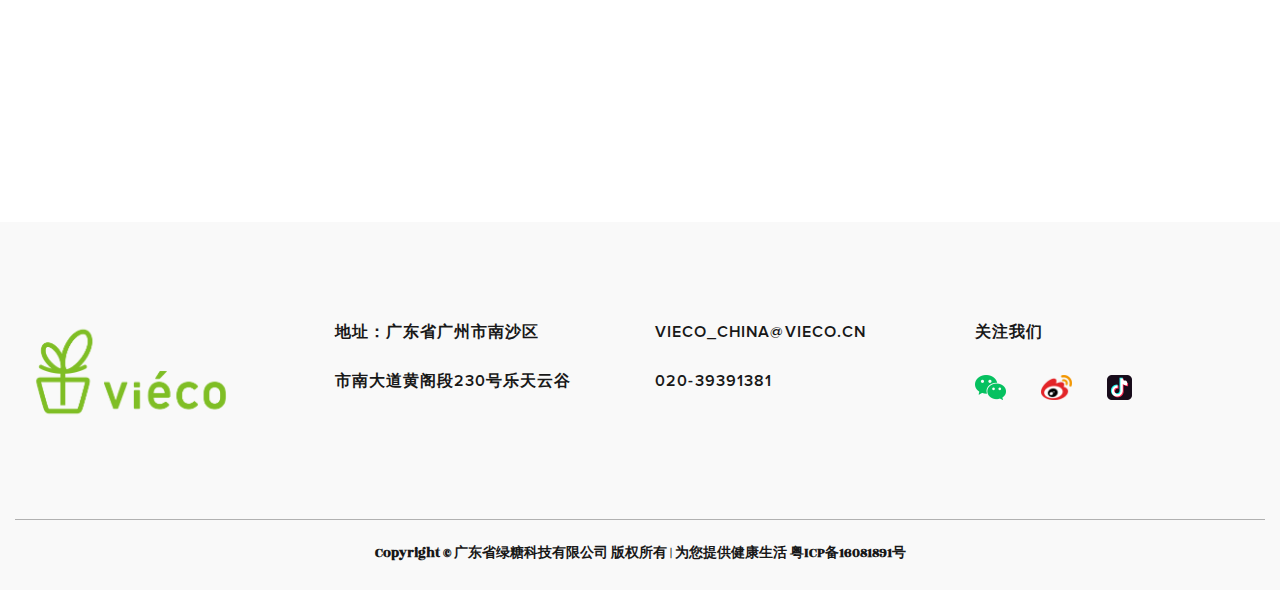
<file: product/product-list2.html>
<!DOCTYPE html>
<html lang="en">

<head>
    <meta charset="utf-8">
    <meta http-equiv="x-ua-compatible" content="ie=edge">
    <title>广东省绿糖科技有限公司</title>
    <meta name="robots" content="index, follow" />
    <meta name="description" content="">
    <meta name="viewport" content="width=device-width, initial-scale=1, shrink-to-fit=no">
    <link rel="shortcut icon" type="image/x-icon" href="../assets/images/favicon.png">
    <link rel="stylesheet" href="../assets/css/allcss.css" />
    <!-- Global Vendor, plugins JS -->
    <script src="../assets/js/alljs.js" defer></script>
    <script src="../assets/js/plugins/select2.min.js"defer></script>
    <script src="../assets/js/main.js"defer></script>
</head>

<body>
    <div class="main-wrapper wrapper-2">
        <!-- 引入头部组件 -->
        <div id="header-component">
            <div class="loading-message" style="text-align: center; padding: 20px;">正在加载...</div>
        </div>
        <div class="breadcrumb-area breadcrumb-padding">
            <div class="container">
                <div class="breadcrumb-content text-center">
                    <div class="breadcrumb-title" data-aos="fade-up" data-aos-delay="200">
                        <h2 style="color:#7fbe25;">田园系列产品</h2>
                    </div>
                    <ul data-aos="fade-up" data-aos-delay="300">
                        <li>
                            <a href="../index.html">首页</a>
                        </li>
                        <li>
                            >
                        </li>
                        </li>
                        <li>田园系列</li>
                    </ul>
                </div>
            </div>
        </div>
        <div class="shop-area section-padding-lr-1 pb-235">
            <div class="container-fluid">
                <div class="shop-page-wrap margin-none">
                    <div class="padding-54-row-col">
                        <div class="row">
                            <div class="col-xl-3 col-lg-4 col-md-6 col-sm-6 col-12 mb-75">
                                <div class="product-wrap" data-aos="fade-up" data-aos-delay="200">
                                    <div class="product-img img-zoom mb-4">
                                        <a href="V0009_V0015/V0009_V0015.html">
                                            <img class="default-img" src="../product/product-list2/V0009.jpg" alt="">
                                        </a>                                    </div>
                                    <div class="product-content text-center">
                                        <h3><a href="V0009_V0015/V0009_V0015.html">绿精灵植物奶瓶180ml</a></h3>
                                        <div class="product-price">
                                            <span>￥ 216.00</span>
                                        </div>
                                    </div>
                                </div>
                            </div>

                            <div class="col-xl-3 col-lg-4 col-md-6 col-sm-6 col-12 mb-75">
                                <div class="product-wrap" data-aos="fade-up" data-aos-delay="500">
                                    <div class="product-img img-zoom mb-4">
                                        <a href="V0009_V0015/V0009_V0015.html">
                                            <img class="default-img" src="../product/product-list2/V0012.jpg" alt="">
                                        </a>                                    </div>
                                    <div class="product-content text-center">
                                        <h3><a href="V0009_V0015/V0009_V0015.html">粉精灵植物奶瓶180ml</a></h3>
                                        <div class="product-price">
                                            <span>￥ 216.00</span>
                                        </div>
                                    </div>
                                </div>
                            </div>
                            <div class="col-xl-3 col-lg-4 col-md-6 col-sm-6 col-12 mb-75">
                                <div class="product-wrap" data-aos="fade-up" data-aos-delay="200">
                                    <div class="product-img img-zoom mb-4">
                                        <a href="V0009_V0015/V0009_V0015.html">
                                            <img class="default-img" src="../product/product-list2/V0010.jpg" alt="">
                                        </a>                                    </div>
                                    <div class="product-content text-center">
                                        <h3><a href="V0009_V0015/V0009_V0015.html">绿精灵植物奶瓶280ml</a></h3>
                                        <div class="product-price">
                                            <span>￥ 228.00</span>
                                        </div>
                                    </div>
                                </div>
                            </div>

                            <div class="col-xl-3 col-lg-4 col-md-6 col-sm-6 col-12 mb-75">
                                <div class="product-wrap" data-aos="fade-up" data-aos-delay="500">
                                    <div class="product-img img-zoom mb-4">
                                        <a href="V0009_V0015/V0009_V0015.html">
                                            <img class="default-img" src="../product/product-list2/V0014.jpg" alt="">
                                        </a>

                                    </div>
                                    <div class="product-content text-center">
                                        <h3><a href="V0009_V0015/V0009_V0015.html">粉精灵植物奶瓶280ml</a></h3>
                                        <div class="product-price">
                                            <span>￥ 228.00</span>
                                        </div>
                                    </div>
                                </div>
                            </div>
                            <div class="col-xl-3 col-lg-4 col-md-6 col-sm-6 col-12 mb-75">
                                <div class="product-wrap" data-aos="fade-up" data-aos-delay="200">
                                    <div class="product-img img-zoom mb-4">
                                        <a href="V0009_V0015/V0009_V0015.html">
                                            <img class="default-img" src="../product/product-list2/V0011.jpg" alt="">
                                        </a>

                                    </div>
                                    <div class="product-content text-center">
                                        <h3><a href="V0009_V0015/V0009_V0015.html">绿精灵植物奶瓶330ml</a></h3>
                                        <div class="product-price">
                                            <span>￥ 249.00</span>
                                        </div>
                                    </div>
                                </div>
                            </div>

                            <div class="col-xl-3 col-lg-4 col-md-6 col-sm-6 col-12 mb-75">
                                <div class="product-wrap" data-aos="fade-up" data-aos-delay="500">
                                    <div class="product-img img-zoom mb-4">
                                        <a href="V0009_V0015/V0009_V0015.html">
                                            <img class="default-img" src="../product/product-list2/V0015.jpg" alt="">
                                        </a>

                                    </div>
                                    <div class="product-content text-center">
                                        <h3><a href="V0009_V0015/V0009_V0015.html">粉精灵植物奶瓶330ml</a></h3>
                                        <div class="product-price">
                                            <span>￥ 249.00</span>
                                        </div>
                                    </div>
                                </div>
                            </div>
                            <div class="col-xl-3 col-lg-4 col-md-6 col-sm-6 col-12 mb-75">
                                <div class="product-wrap" data-aos="fade-up" data-aos-delay="300">
                                    <div class="product-img img-zoom mb-4">
                                        <a href="V0335_V0337/V0335_V0337.html">
                                            <img class="default-img" src="../product/product-list2/V0335.jpg" alt="">
                                        </a>

                                    </div>
                                    <div class="product-content text-center">
                                        <h3><a href="V0335_V0337/V0335_V0337.html">绿精灵植物学饮杯（吸管式）</a></h3>
                                        <div class="product-price">
                                            <span>￥ 169.00</span>
                                        </div>
                                    </div>
                                </div>
                            </div>

                            <div class="col-xl-3 col-lg-4 col-md-6 col-sm-6 col-12 mb-75">
                                <div class="product-wrap" data-aos="fade-up" data-aos-delay="600">
                                    <div class="product-img img-zoom mb-4">
                                        <a href="V0335_V0337/V0335_V0337.html">
                                            <img class="default-img" src="../product/product-list2/V0337.jpg" alt="">
                                        </a>

                                    </div>
                                    <div class="product-content text-center">
                                        <h3><a href="V0335_V0337/V0335_V0337.html">粉精灵植物学饮杯（吸管式）</a></h3>
                                        <div class="product-price">
                                            <span>￥ 169.00</span>
                                        </div>
                                    </div>
                                </div>
                            </div>
                            <div class="col-xl-3 col-lg-4 col-md-6 col-sm-6 col-12 mb-75">
                                <div class="product-wrap" data-aos="fade-up" data-aos-delay="600">
                                    <div class="product-img img-zoom mb-4">
                                        <a href="V0494_V0491/V0494_V0491.html">
                                            <img class="default-img" src="../product/product-list2/V0494.jpg" alt="">
                                        </a>

                                    </div>
                                    <div class="product-content text-center">
                                        <h3><a href="V0494_V0491/V0494_V0491.html">绿精灵妈妈杯</a></h3>
                                        <div class="product-price">
                                            <span>￥ 128.00</span>
                                        </div>
                                    </div>
                                </div>
                            </div>

                            <div class="col-xl-3 col-lg-4 col-md-6 col-sm-6 col-12 mb-75">
                                <div class="product-wrap" data-aos="fade-up" data-aos-delay="600">
                                    <div class="product-img img-zoom mb-4">
                                        <a href="V0494_V0491/V0494_V0491.html">
                                            <img class="default-img" src="../product/product-list2/V0491.jpg" alt="">
                                        </a>

                                    </div>
                                    <div class="product-content text-center">
                                        <h3><a href="V0494_V0491/V0494_V0491.html">粉精灵妈妈杯</a></h3>
                                        <div class="product-price">
                                            <span>￥ 128.00</span>
                                        </div>
                                    </div>
                                </div>
                            </div>
                        </div>
                    </div>

                </div>
            </div>
        </div>
        <!-- 引入底部组件 -->
        <div id="footer-component">
            <div class="loading-message" style="text-align: center; padding: 20px;">正在加载...</div>
        </div>
        <script>
            function loadComponent(url, elementId) {
                const element = document.getElementById(elementId);
                element.innerHTML = '<div class="loading-message" style="text-align: center; padding: 20px;">正在加载...</div>';
                
                return fetch(url)
                    .then(response => {
                        if (!response.ok) {
                            throw new Error(`组件加载失败 (${response.status} ${response.statusText})`);                            
                        }
                        return response.text();
                    })
                    .then(data => {
                        if (!data || data.trim() === '') {
                            throw new Error('组件内容为空');
                        }
                        element.innerHTML = data;
                    // 在header组件加载完成后初始化Slinky菜单和移动端菜单事件
                    if (elementId === 'header-component') {
                        $('.slinky-mobile-menu').slinky({
                            title: false,
                            resize: true
                        });
                        // 添加移动端菜单的点击事件
                        $('.menu-active-button').on('click', function(e) {
                            e.preventDefault();
                            $('.off-canvas-active').addClass('inside');
                            $('.off-canvas-active').removeClass('outside');
                        });
                        $('.off-canvas-close').on('click', function() {
                            $('.off-canvas-active').removeClass('inside');
                            $('.off-canvas-active').addClass('outside');
                        });
                    }
                })
                .catch(error => {
                    console.error('加载组件失败:', error);
                    element.innerHTML = '<div class="error-message" style="text-align: center; padding: 20px; color: red;">加载失败</div>';
                });
        }

        function retryLoadComponent(url, elementId) {
            loadComponent(url, elementId);
        }

        // 在文档加载完成后加载组件
        document.addEventListener('DOMContentLoaded', function() {
            loadComponent('../components/header1.html', 'header-component');
            loadComponent('../components/footer.html', 'footer-component');
        });
    </script>

    </div>

</body>

</html>
</file>
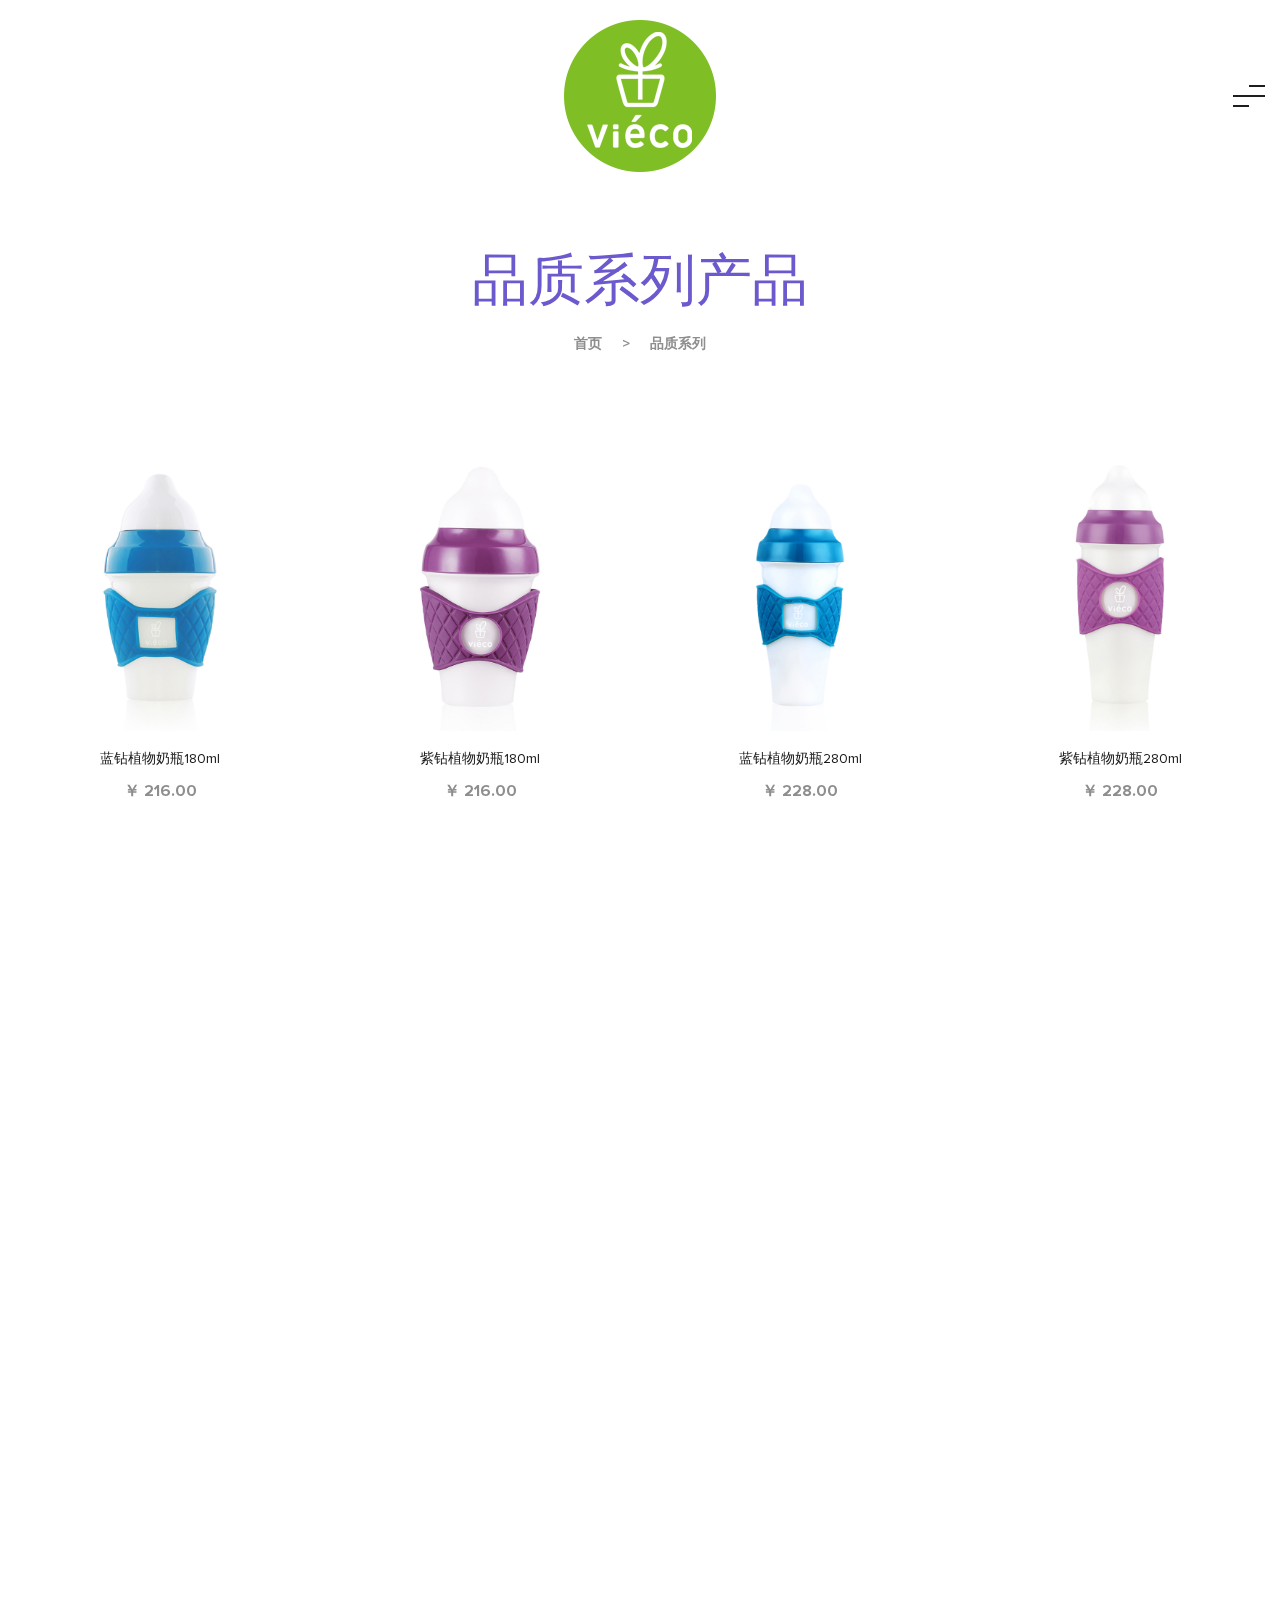
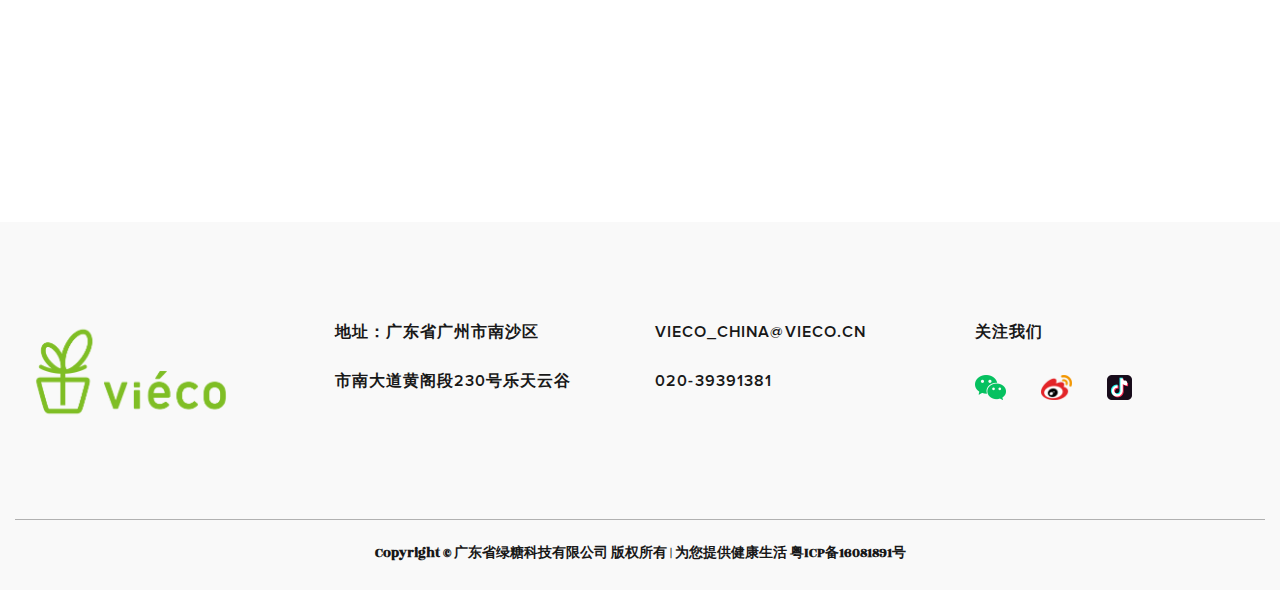
<file: product/product-list3.html>
<!DOCTYPE html>
<html lang="en">

<head>
    <meta charset="utf-8">
    <meta http-equiv="x-ua-compatible" content="ie=edge">
    <title>广东省绿糖科技有限公司</title>
    <meta name="robots" content="index, follow" />
    <meta name="description" content="">
    <meta name="viewport" content="width=device-width, initial-scale=1, shrink-to-fit=no">
    <link rel="shortcut icon" type="image/x-icon" href="../assets/images/favicon.png">
    <link rel="stylesheet" href="../assets/css/allcss.css" />
    <!-- Global Vendor, plugins JS -->
    <script src="../assets/js/alljs.js" defer></script>
    <script src="../assets/js/plugins/select2.min.js"defer></script>
    <script src="../assets/js/main.js"defer></script>
</head>

<body>
    <div class="main-wrapper wrapper-2">
        <!-- 引入头部组件 -->
        <div id="header-component">
            <div class="loading-message" style="text-align: center; padding: 20px;">正在加载...</div>
        </div>
        <div class="breadcrumb-area breadcrumb-padding">
            <div class="container">
                <div class="breadcrumb-content text-center">
                    <div class="breadcrumb-title" data-aos="fade-up" data-aos-delay="200">
                        <h2 style="color:slateblue;">品质系列产品</h2>
                    </div>
                    <ul data-aos="fade-up" data-aos-delay="300">
                        <li>
                            <a href="../index.html">首页</a>
                        </li>
                        <li>
                            >
                        </li>
                        </li>
                        <li>品质系列</li>
                    </ul>
                </div>
            </div>
        </div>
        <div class="shop-area section-padding-lr-1 pb-235">
            <div class="container-fluid">
                <div class="shop-page-wrap margin-none">
                    <div class="padding-54-row-col">
                        <div class="row">
                            <div class="col-xl-3 col-lg-4 col-md-6 col-sm-6 col-12 mb-75">
                                <div class="product-wrap" data-aos="fade-up" data-aos-delay="200">
                                    <div class="product-img img-zoom mb-4">
                                        <a href="V0016_V0021/V0016_V0021.html">
                                            <img class="default-img" src="../product/product-list3/V0016.jpg" alt="">
                                        </a>                                    </div>
                                    <div class="product-content text-center">
                                        <h3><a href="V0016_V0021/V0016_V0021.html">蓝钻植物奶瓶180ml</a></h3>
                                        <div class="product-price">
                                            <span>￥ 216.00</span>
                                        </div>
                                    </div>
                                </div>
                            </div>

                            <div class="col-xl-3 col-lg-4 col-md-6 col-sm-6 col-12 mb-75">
                                <div class="product-wrap" data-aos="fade-up" data-aos-delay="500">
                                    <div class="product-img img-zoom mb-4">
                                        <a href="V0016_V0021/V0016_V0021.html">
                                            <img class="default-img" src="../product/product-list3/V0019.jpg" alt="">
                                        </a>                                    </div>
                                    <div class="product-content text-center">
                                        <h3><a href="V0016_V0021/V0016_V0021.html">紫钻植物奶瓶180ml</a></h3>
                                        <div class="product-price">
                                            <span>￥ 216.00</span>
                                        </div>
                                    </div>
                                </div>
                            </div>
                            <div class="col-xl-3 col-lg-4 col-md-6 col-sm-6 col-12 mb-75">
                                <div class="product-wrap" data-aos="fade-up" data-aos-delay="200">
                                    <div class="product-img img-zoom mb-4">
                                        <a href="V0016_V0021/V0016_V0021.html">
                                            <img class="default-img" src="../product/product-list3/V0017.jpg" alt="">
                                        </a>                                    </div>
                                    <div class="product-content text-center">
                                        <h3><a href="V0016_V0021/V0016_V0021.html">蓝钻植物奶瓶280ml</a></h3>
                                        <div class="product-price">
                                            <span>￥ 228.00</span>
                                        </div>
                                    </div>
                                </div>
                            </div>

                            <div class="col-xl-3 col-lg-4 col-md-6 col-sm-6 col-12 mb-75">
                                <div class="product-wrap" data-aos="fade-up" data-aos-delay="500">
                                    <div class="product-img img-zoom mb-4">
                                        <a href="V0016_V0021/V0016_V0021.html">
                                            <img class="default-img" src="../product/product-list3/V0020.jpg" alt="">
                                        </a>

                                    </div>
                                    <div class="product-content text-center">
                                        <h3><a href="V0016_V0021/V0016_V0021.html">紫钻植物奶瓶280ml</a></h3>
                                        <div class="product-price">
                                            <span>￥ 228.00</span>
                                        </div>
                                    </div>
                                </div>
                            </div>
                            <div class="col-xl-3 col-lg-4 col-md-6 col-sm-6 col-12 mb-75">
                                <div class="product-wrap" data-aos="fade-up" data-aos-delay="200">
                                    <div class="product-img img-zoom mb-4">
                                        <a href="V0016_V0021/V0016_V0021.html">
                                            <img class="default-img" src="../product/product-list3/V0018.jpg" alt="">
                                        </a>

                                    </div>
                                    <div class="product-content text-center">
                                        <h3><a href="V0016_V0021/V0016_V0021.html">蓝钻植物奶瓶330ml</a></h3>
                                        <div class="product-price">
                                            <span>￥ 249.00</span>
                                        </div>
                                    </div>
                                </div>
                            </div>

                            <div class="col-xl-3 col-lg-4 col-md-6 col-sm-6 col-12 mb-75">
                                <div class="product-wrap" data-aos="fade-up" data-aos-delay="500">
                                    <div class="product-img img-zoom mb-4">
                                        <a href="V0016_V0021/V0016_V0021.html">
                                            <img class="default-img" src="../product/product-list3/V0021.jpg" alt="">
                                        </a>

                                    </div>
                                    <div class="product-content text-center">
                                        <h3><a href="V0016_V0021/V0016_V0021.html">紫钻植物奶瓶330ml</a></h3>
                                        <div class="product-price">
                                            <span>￥ 249.00</span>
                                        </div>
                                    </div>
                                </div>
                            </div>
                            <div class="col-xl-3 col-lg-4 col-md-6 col-sm-6 col-12 mb-75">
                                <div class="product-wrap" data-aos="fade-up" data-aos-delay="300">
                                    <div class="product-img img-zoom mb-4">
                                        <a href="V0339_V0341/V0339_V0341.html">
                                            <img class="default-img" src="../product/product-list3/V0339.jpg" alt="">
                                        </a>

                                    </div>
                                    <div class="product-content text-center">
                                        <h3><a href="V0339_V0341/V0339_V0341.html">蓝钻植物学饮杯（吸管式）</a></h3>
                                        <div class="product-price">
                                            <span>￥ 169.00</span>
                                        </div>
                                    </div>
                                </div>
                            </div>

                            <div class="col-xl-3 col-lg-4 col-md-6 col-sm-6 col-12 mb-75">
                                <div class="product-wrap" data-aos="fade-up" data-aos-delay="600">
                                    <div class="product-img img-zoom mb-4">
                                        <a href="V0339_V0341/V0339_V0341.html">
                                            <img class="default-img" src="../product/product-list3/V0341.jpg" alt="">
                                        </a>

                                    </div>
                                    <div class="product-content text-center">
                                        <h3><a href="V0339_V0341/V0339_V0341.html">紫钻植物学饮杯（吸管式）</a></h3>
                                        <div class="product-price">
                                            <span>￥ 169.00</span>
                                        </div>
                                    </div>
                                </div>
                            </div>
                            <div class="col-xl-3 col-lg-4 col-md-6 col-sm-6 col-12 mb-75">
                                <div class="product-wrap" data-aos="fade-up" data-aos-delay="600">
                                    <div class="product-img img-zoom mb-4">
                                        <a href="V0493_V0492/V0493_V0492.html">
                                            <img class="default-img" src="../product/product-list3/V0493.jpg" alt="">
                                        </a>

                                    </div>
                                    <div class="product-content text-center">
                                        <h3><a href="V0493_V0492/V0493_V0492.html">蓝钻男士杯</a></h3>
                                        <div class="product-price">
                                            <span>￥ 128.00</span>
                                        </div>
                                    </div>
                                </div>
                            </div>

                            <div class="col-xl-3 col-lg-4 col-md-6 col-sm-6 col-12 mb-75">
                                <div class="product-wrap" data-aos="fade-up" data-aos-delay="600">
                                    <div class="product-img img-zoom mb-4">
                                        <a href="V0493_V0492/V0493_V0492.html">
                                            <img class="default-img" src="../product/product-list3/V0492.jpg" alt="">
                                        </a>

                                    </div>
                                    <div class="product-content text-center">
                                        <h3><a href="V0493_V0492/V0493_V0492.html">紫钻妈妈杯</a></h3>
                                        <div class="product-price">
                                            <span>￥ 128.00</span>
                                        </div>
                                    </div>
                                </div>
                            </div>
                        </div>
                    </div>

                </div>
            </div>
        </div>
        <!-- 引入底部组件 -->
        <div id="footer-component">
            <div class="loading-message" style="text-align: center; padding: 20px;">正在加载...</div>
        </div>
        <script>
            function loadComponent(url, elementId) {
                const element = document.getElementById(elementId);
                element.innerHTML = '<div class="loading-message" style="text-align: center; padding: 20px;">正在加载...</div>';
                
                return fetch(url)
                    .then(response => {
                        if (!response.ok) {
                            throw new Error(`组件加载失败 (${response.status} ${response.statusText})`);                            
                        }
                        return response.text();
                    })
                    .then(data => {
                        if (!data || data.trim() === '') {
                            throw new Error('组件内容为空');
                        }
                        element.innerHTML = data;
                    // 在header组件加载完成后初始化Slinky菜单和移动端菜单事件
                    if (elementId === 'header-component') {
                        $('.slinky-mobile-menu').slinky({
                            title: false,
                            resize: true
                        });
                        // 添加移动端菜单的点击事件
                        $('.menu-active-button').on('click', function(e) {
                            e.preventDefault();
                            $('.off-canvas-active').addClass('inside');
                            $('.off-canvas-active').removeClass('outside');
                        });
                        $('.off-canvas-close').on('click', function() {
                            $('.off-canvas-active').removeClass('inside');
                            $('.off-canvas-active').addClass('outside');
                        });
                    }
                })
                .catch(error => {
                    console.error('加载组件失败:', error);
                    element.innerHTML = '<div class="error-message" style="text-align: center; padding: 20px; color: red;">加载失败</div>';
                });
        }

        function retryLoadComponent(url, elementId) {
            loadComponent(url, elementId);
        }

        // 在文档加载完成后加载组件
        document.addEventListener('DOMContentLoaded', function() {
            loadComponent('../components/header1.html', 'header-component');
            loadComponent('../components/footer.html', 'footer-component');
        });
    </script>

    </div>

</body>

</html>
</file>
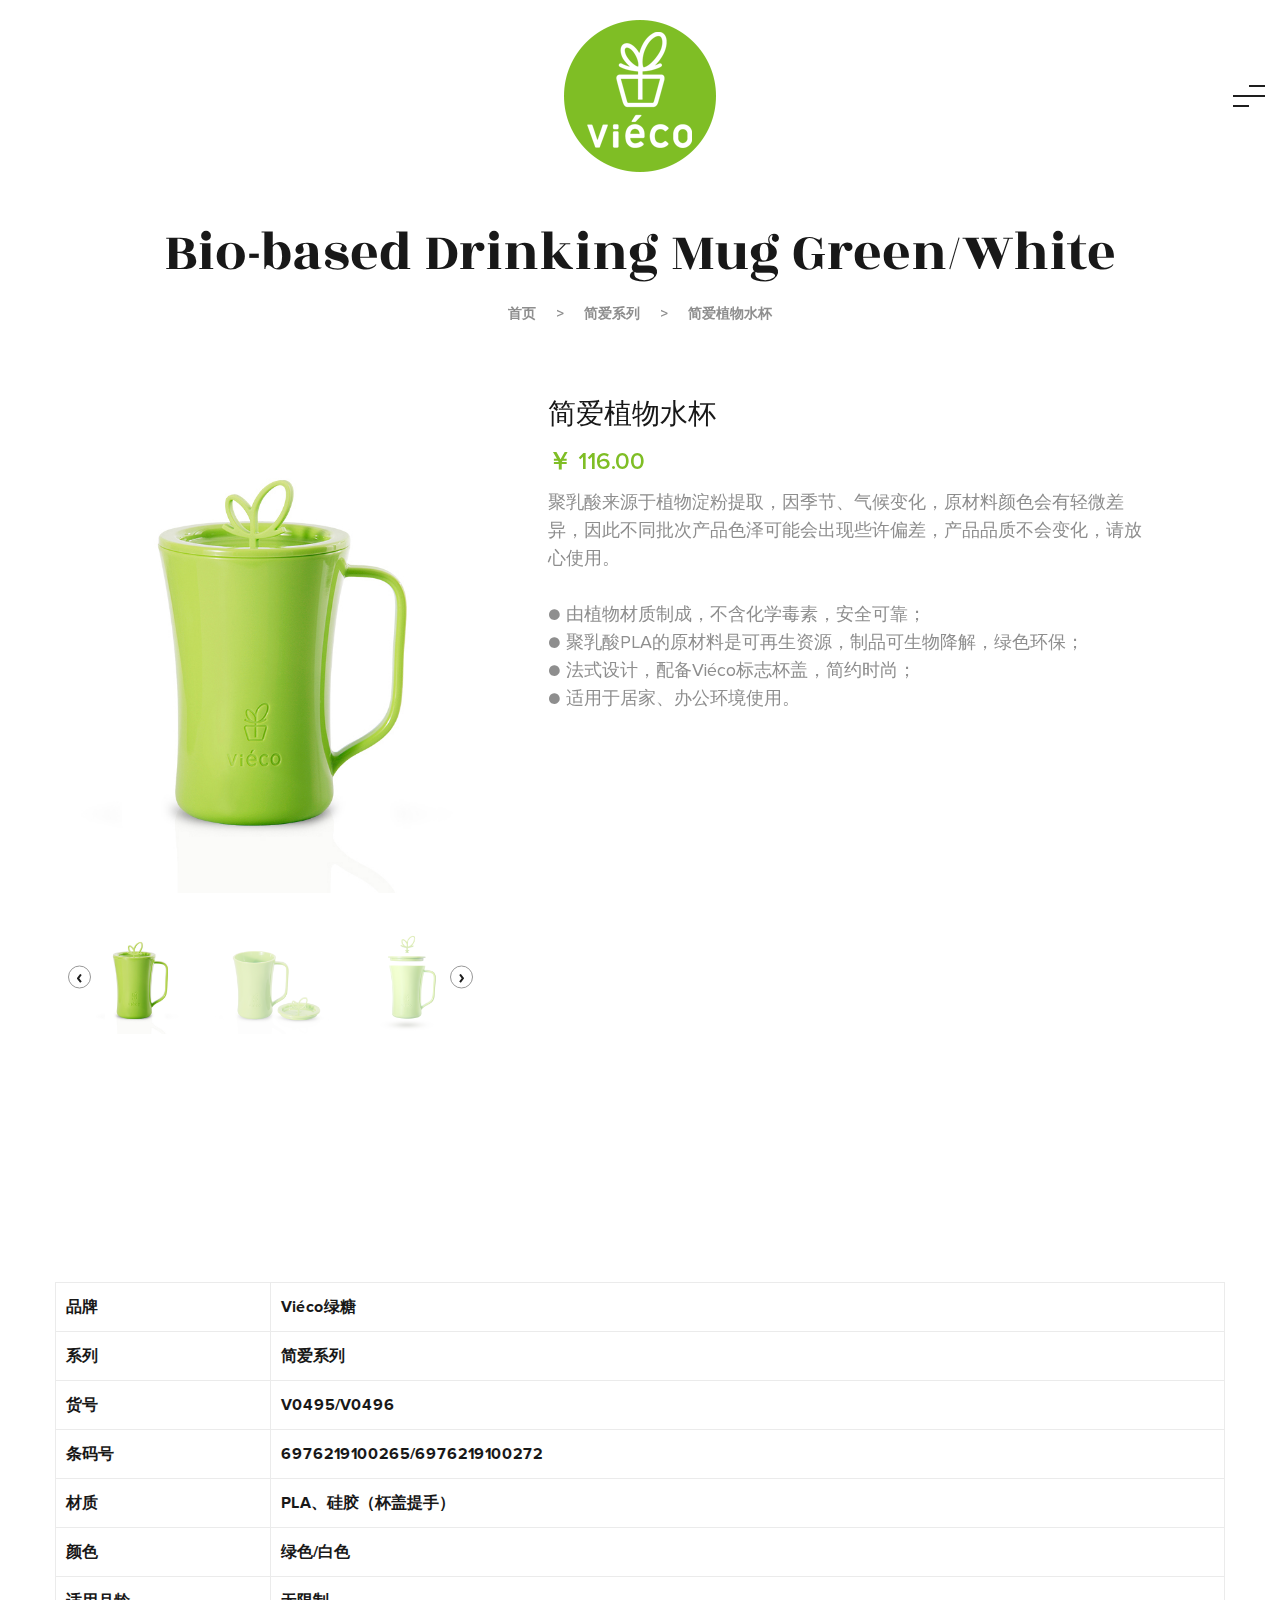
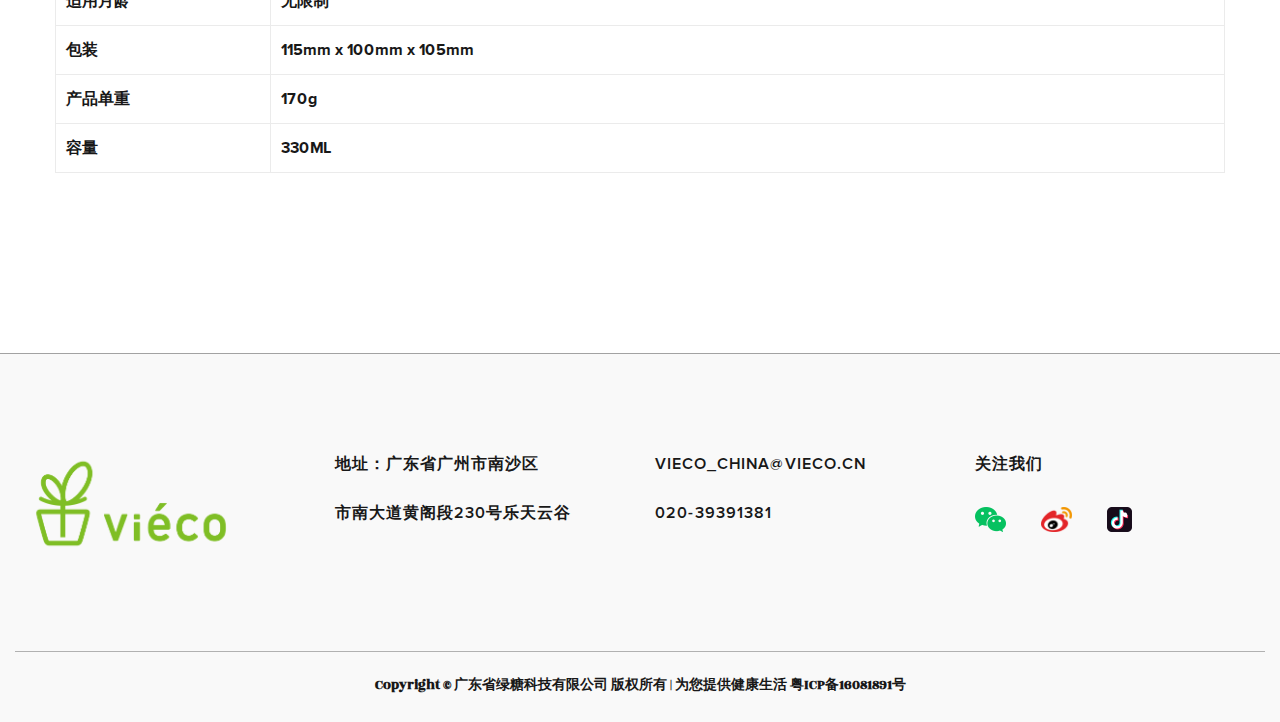
<file: product/V0495_V0496/product.html>
<!DOCTYPE html>
<html lang="en">

<head>
    <meta charset="utf-8">
    <meta http-equiv="x-ua-compatible" content="ie=edge">
    <title>广东省绿糖科技有限公司</title>
    <meta name="robots" content="index, follow" />
    <meta name="description" content="">
    <meta name="viewport" content="width=device-width, initial-scale=1, shrink-to-fit=no">
    <link rel="shortcut icon" type="image/x-icon" href="/assets/images/favicon.png">
    <link rel="stylesheet" href="/assets/css/allcss.css" />
    <!-- Global Vendor, plugins JS -->
    <script src="/assets/js/alljs.js" defer></script>
    <script src="/assets/js/plugins/select2.min.js"defer></script>
    <script src="/assets/js/main.js"defer></script>
    <script src="/assets/js/vendor/bootstrap.bundle.min.js"defer></script>
</head>

<body>
    <div class="main-wrapper wrapper-2">
        <!-- 引入头部组件 -->
        <div id="header-component">
            <div class="loading-message" style="text-align: center; padding: 20px;">正在加载...</div>
        </div>
        <div class="breadcrumb-area breadcrumb-padding-7">
            <div class="container">
                <div class="breadcrumb-content text-center">
                    <div class="breadcrumb-title breadcrumb-title-responsive">
                        <h2 data-aos="fade-up" data-aos-delay="200">Bio-based Drinking Mug Green/White</h2>
                    </div>
                    <ul data-aos="fade-up" data-aos-delay="300">
                        <li>
                            <a href="/index.html">首页</a>
                        </li>
                        <li>
                            >
                        </li>
                        <li><a href="/product/product-list1.html">简爱系列</a> </li>
                        <li>
                            >
                        </li>
                        <li>简爱植物水杯</li>
                    </ul>
                </div>
            </div>
        </div>
        <div class="product-details-area section-padding-lr-2 pb-115">
            <div class="container-fluid">
                <div class="row">
                    <div class="col-lg-5">

                        <div class="product-details-tab" data-aos="fade-up" data-aos-delay="300">
                            <div class="pro-dec-big-img-slider">
                                <div class="easyzoom-style">
                                    <div class="easyzoom easyzoom--overlay">
                                        <a href="large/1.jpg">
                                            <img src="1.jpg" alt="">
                                        </a>
                                    </div>
                                </div>
                                <div class="easyzoom-style">
                                    <div class="easyzoom easyzoom--overlay">
                                        <a href="large/2.jpg">
                                            <img src="2.jpg" alt="">
                                        </a>
                                    </div>
                                </div>
                                <div class="easyzoom-style">
                                    <div class="easyzoom easyzoom--overlay">
                                        <a href="large/3.jpg">
                                            <img src="3.jpg" alt="">
                                        </a>
                                    </div>
                                </div>
                                <div class="easyzoom-style">
                                    <div class="easyzoom easyzoom--overlay">
                                        <a href="large/4.jpg">
                                            <img src="4.jpg" alt="">
                                        </a>
                                    </div>
                                </div>
                                <div class="easyzoom-style">
                                    <div class="easyzoom easyzoom--overlay">
                                        <a href="large/5.jpg">
                                            <img src="5.jpg" alt="">
                                        </a>
                                    </div>
                                </div>
                            </div>
                            <div class="product-dec-slider-small product-dec-small-style1">
                                <div class="product-dec-small active">
                                    <img src="1.jpg" alt="">
                                </div>
                                <div class="product-dec-small">
                                    <img src="2.jpg" alt="">
                                </div>
                                <div class="product-dec-small">
                                    <img src="3.jpg" alt="">
                                </div>
                                <div class="product-dec-small">
                                    <img src="4.jpg" alt="">
                                </div>
                                <div class="product-dec-small">
                                    <img src="5.jpg" alt="">
                                </div>
                            </div>
                        </div>
                    </div>
                    <div class="col-lg-6">
                        <div class="product-details-content product-details-mrg-left">
                            <h2 data-aos="fade-up" data-aos-delay="300">简爱植物水杯</h2>
                            <div class="product-details-price" data-aos="fade-up" data-aos-delay="400">
                                <span>￥ 116.00</span>
                            </div>
                            <p data-aos="fade-up" data-aos-delay="500">聚乳酸来源于植物淀粉提取，因季节、气候变化，原材料颜色会有轻微差异，因此不同批次产品色泽可能会出现些许偏差，产品品质不会变化，请放心使用。<br><br>
● 由植物材质制成，不含化学毒素，安全可靠；<br>
● 聚乳酸PLA的原材料是可再生资源，制品可生物降解，绿色环保；<br>
● 法式设计，配备Viéco标志杯盖，简约时尚；<br>
● 适用于居家、办公环境使用。</p>
            
                        <div class="product-details-meta-wrap" data-aos="fade-up" data-aos-delay="600">
                                <div class="product-details-meta">
                                   
                                    <span style="color: #7fbe25;">清洁消毒说明：植物材质是新型安全材料，日常使用热水清洗即可完成产品清洁消毒，不建议通过高温水煮、微波炉、洗碗机及蒸汽消毒机等方式对产品进行消毒，多次超高温消毒会损坏产品。</span>
                                   
                                </div>
                            </div>    
                            
                            <div class="product-details-quality-cart" data-aos="fade-up" data-aos-delay="800">
                                <div class="product-details-cart">
                                    <a href="#">前往微店</a>
                                </div>
                            </div>
                            
                        </div>
                    </div>
                </div>
            </div>
        </div>
        <div class="description-review-area pb-180 border-bottom-1 ">
            <div class="container">
                <div class="description-review-wrapper">
                    <div class="tab-style-2 nav mb-70" data-aos="fade-up" data-aos-delay="200">
                        <a href="#des-details2" data-bs-toggle="tab"> 产品详情 </a>
                        <a  class="active"  href="#des-details1" data-bs-toggle="tab"> 产品属性 </a>
                        
                    </div>
                    <div class="tab-content">
                        <div id="des-details2" class="tab-pane">
                            <div class="product-description-wrapper">
                                <div class="row">
                                    <div class="col-lg-12">
                                        <div class="pro-description-banner" data-aos="fade-up" data-aos-delay="300">
                                            <img src="V0495_V0496.jpg" alt="">
                                        </div>
                                    </div>

                                </div>
                            </div>
                        </div>
                        <div id="des-details1" class="tab-pane active">
                            <div class="specification-wrap table-responsive">

                                <table>
                                    <tbody>
                                        <tr>
                                            <td class="width1">品牌</td>
                                            <td>Viéco绿糖</td>
                                        </tr>
                                        <tr>
                                            <td class="width1">系列</td>
                                            <td>简爱系列</td>
                                        </tr>
                                        <tr>
                                            <td class="width1 ">货号</td>
                                            <td>
                                           V0495/V0496
                                           </td>
                                        </tr>
                                        <tr>
                                            <td class="width1 ">条码号</td>
                                            <td>
                                           6976219100265/6976219100272
                                           </td>
                                        </tr>
                            
                                        <tr>
                                            <td class="width1 ">材质</td>
                                            <td>
                                           PLA、硅胶（杯盖提手）
                                           </td>
                                        </tr>
                                         <tr>
                                            <td class="width1">颜色</td>
                                            <td>绿色/白色</td>
                                        </tr>
                                        <tr>
                                          <tr>
                                            <td class="width1">适用月龄</td>
                                            <td>无限制</td>
                                        </tr>
                                           <tr>
                                            <td class="width1">包装</td>
                                            <td>115mm x 100mm x 105mm</td>
                                        </tr>
                                           <tr>
                                            <td class="width1">产品单重</td>
                                            <td>170g</td>
                                        </tr>
                                            <td class="width1">容量</td>
                                            <td>330ML</td>
                                        </tr>
                                    </tbody>
                                </table>
                            </div>
                        </div>
                    </div>
                </div>
            </div>
        </div>
        <!-- 引入底部组件 -->
        <div id="footer-component">
            <div class="loading-message" style="text-align: center; padding: 20px;">正在加载...</div>
        </div>
        <script>
            function loadComponent(url, elementId) {
                const element = document.getElementById(elementId);
                element.innerHTML = '<div class="loading-message" style="text-align: center; padding: 20px;">正在加载...</div>';
                
                return fetch(url)
                    .then(response => {
                        if (!response.ok) {
                            throw new Error(`组件加载失败 (${response.status} ${response.statusText})`);                            
                        }
                        return response.text();
                    })
                    .then(data => {
                        if (!data || data.trim() === '') {
                            throw new Error('组件内容为空');
                        }
                        element.innerHTML = data;
                    // 在header组件加载完成后初始化Slinky菜单和移动端菜单事件
                    if (elementId === 'header-component') {
                        $('.slinky-mobile-menu').slinky({
                            title: false,
                            resize: true
                        });
                        // 添加移动端菜单的点击事件
                        $('.menu-active-button').on('click', function(e) {
                            e.preventDefault();
                            $('.off-canvas-active').addClass('inside');
                            $('.off-canvas-active').removeClass('outside');
                        });
                        $('.off-canvas-close').on('click', function() {
                            $('.off-canvas-active').removeClass('inside');
                            $('.off-canvas-active').addClass('outside');
                        });
                    }
                })
                .catch(error => {
                    console.error('加载组件失败:', error);
                    element.innerHTML = '<div class="error-message" style="text-align: center; padding: 20px; color: red;">加载失败</div>';
                });
        }

        function retryLoadComponent(url, elementId) {
            loadComponent(url, elementId);
        }

        // 在文档加载完成后加载组件
        document.addEventListener('DOMContentLoaded', function() {
            loadComponent('../../components/header1.html', 'header-component');
            loadComponent('../../components/footer.html', 'footer-component');
        });
    </script>

    
	
</body>

</html>
</file>
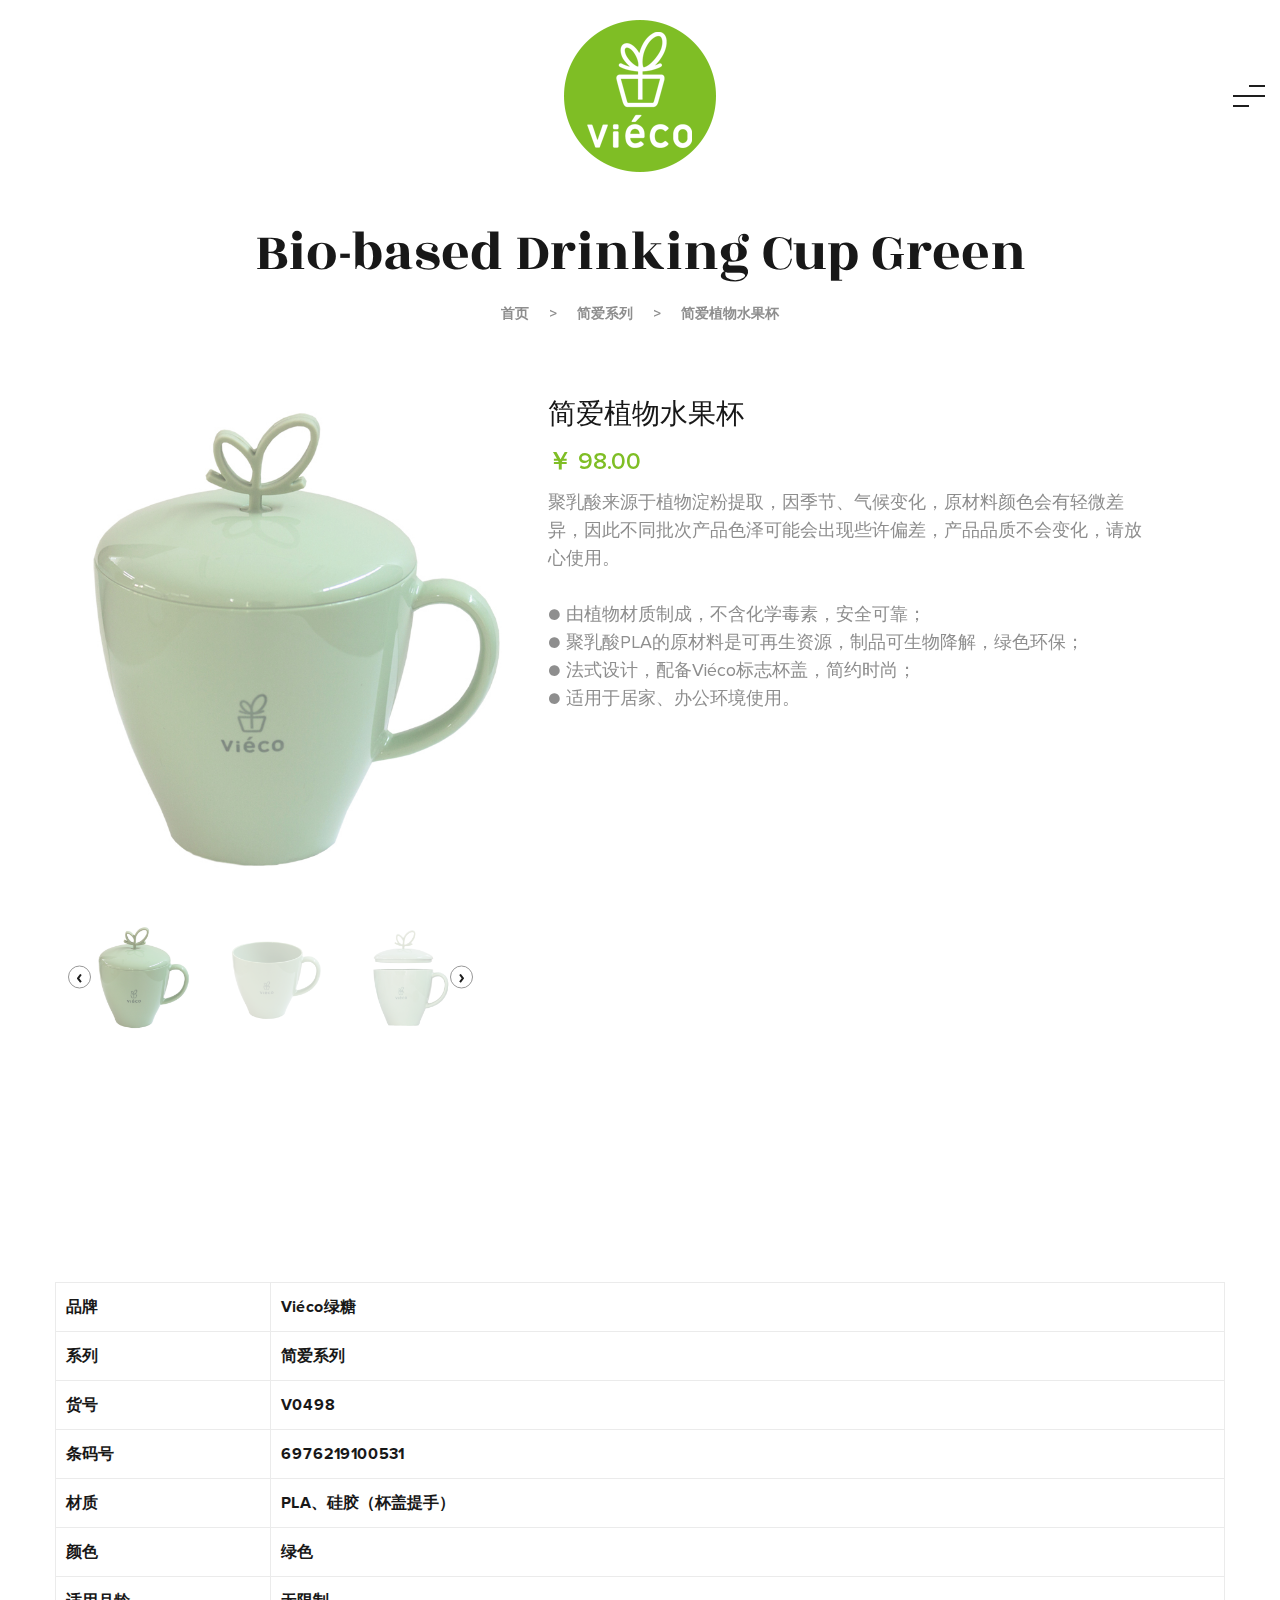
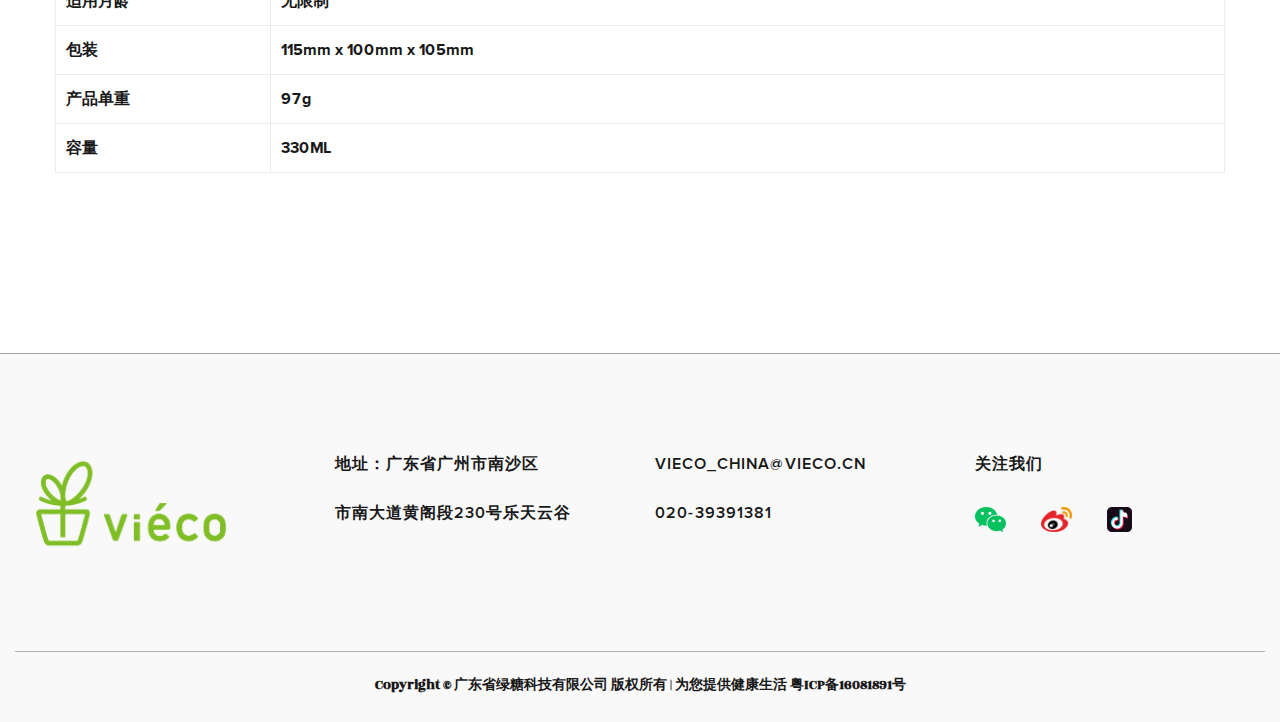
<file: product/V0498/V0498.html>
<!DOCTYPE html>
<html lang="en">

<head>
    <meta charset="utf-8">
    <meta http-equiv="x-ua-compatible" content="ie=edge">
    <title>广东省绿糖科技有限公司</title>
    <meta name="robots" content="index, follow" />
    <meta name="description" content="">
    <meta name="viewport" content="width=device-width, initial-scale=1, shrink-to-fit=no">
    <link rel="shortcut icon" type="image/x-icon" href="/assets/images/favicon.png">
    <link rel="stylesheet" href="/assets/css/allcss.css" />
    <!-- Global Vendor, plugins JS -->
    <script src="/assets/js/alljs.js" defer></script>
    <script src="/assets/js/plugins/select2.min.js"defer></script>
    <script src="/assets/js/main.js"defer></script>
    <script src="/assets/js/vendor/bootstrap.bundle.min.js"defer></script>
</head>

<body>
    <div class="main-wrapper wrapper-2">
        <!-- 引入头部组件 -->
        <div id="header-component">
            <div class="loading-message" style="text-align: center; padding: 20px;">正在加载...</div>
        </div>
        <div class="breadcrumb-area breadcrumb-padding-7">
            <div class="container">
                <div class="breadcrumb-content text-center">
                    <div class="breadcrumb-title breadcrumb-title-responsive">
                        <h2 data-aos="fade-up" data-aos-delay="200">Bio-based Drinking Cup Green</h2>
                    </div>
                    <ul data-aos="fade-up" data-aos-delay="300">
                        <li>
                            <a href="/index.html">首页</a>
                        </li>
                        <li>
                            >
                        </li>
                        <li><a href="/product/product-list1.html">简爱系列</a> </li>
                        <li>
                            >
                        </li>
                        <li>简爱植物水果杯</li>
                    </ul>
                </div>
            </div>
        </div>
        <div class="product-details-area section-padding-lr-2 pb-115">
            <div class="container-fluid">
                <div class="row">
                    <div class="col-lg-5">

                        <div class="product-details-tab" data-aos="fade-up" data-aos-delay="300">
                            <div class="pro-dec-big-img-slider">
                                <div class="easyzoom-style">
                                    <div class="easyzoom easyzoom--overlay">
                                        <a href="large/1.jpg">
                                            <img src="1.jpg" alt="">
                                        </a>
                                    </div>
                                </div>
                                <div class="easyzoom-style">
                                    <div class="easyzoom easyzoom--overlay">
                                        <a href="large/2.jpg">
                                            <img src="2.jpg" alt="">
                                        </a>
                                    </div>
                                </div>
                                <div class="easyzoom-style">
                                    <div class="easyzoom easyzoom--overlay">
                                        <a href="large/3.jpg">
                                            <img src="3.jpg" alt="">
                                        </a>
                                    </div>
                                </div>
                                <div class="easyzoom-style">
                                    <div class="easyzoom easyzoom--overlay">
                                        <a href="large/4.jpg">
                                            <img src="4.jpg" alt="">
                                        </a>
                                    </div>
                                </div>
                                <div class="easyzoom-style">
                                    <div class="easyzoom easyzoom--overlay">
                                        <a href="large/5.jpg">
                                            <img src="5.jpg" alt="">
                                        </a>
                                    </div>
                                </div>
                            </div>
                            <div class="product-dec-slider-small product-dec-small-style1">
                                <div class="product-dec-small active">
                                    <img src="1.jpg" alt="">
                                </div>
                                <div class="product-dec-small">
                                    <img src="2.jpg" alt="">
                                </div>
                                <div class="product-dec-small">
                                    <img src="3.jpg" alt="">
                                </div>
                                <div class="product-dec-small">
                                    <img src="4.jpg" alt="">
                                </div>
                                <div class="product-dec-small">
                                    <img src="5.jpg" alt="">
                                </div>
                            </div>
                        </div>
                    </div>
                    <div class="col-lg-6">
                        <div class="product-details-content product-details-mrg-left">
                            <h2 data-aos="fade-up" data-aos-delay="300">简爱植物水果杯</h2>
                            <div class="product-details-price" data-aos="fade-up" data-aos-delay="400">
                                <span>￥ 98.00</span>
                            </div>
                            <p data-aos="fade-up" data-aos-delay="500">聚乳酸来源于植物淀粉提取，因季节、气候变化，原材料颜色会有轻微差异，因此不同批次产品色泽可能会出现些许偏差，产品品质不会变化，请放心使用。<br><br>
● 由植物材质制成，不含化学毒素，安全可靠；<br>
● 聚乳酸PLA的原材料是可再生资源，制品可生物降解，绿色环保；<br>
● 法式设计，配备Viéco标志杯盖，简约时尚；<br>
● 适用于居家、办公环境使用。</p>
            
                        <div class="product-details-meta-wrap" data-aos="fade-up" data-aos-delay="600">
                                <div class="product-details-meta">
                                   
                                    <span style="color: #7fbe25;">清洁消毒说明：植物材质是新型安全材料，日常使用热水清洗即可完成产品清洁消毒，不建议通过高温水煮、微波炉、洗碗机及蒸汽消毒机等方式对产品进行消毒，多次超高温消毒会损坏产品。</span>
                                   
                                </div>
                            </div>    
                            
                            <div class="product-details-quality-cart" data-aos="fade-up" data-aos-delay="800">
                                <div class="product-details-cart">
                                    <a href="#">前往微店</a>
                                </div>
                            </div>
                            
                        </div>
                    </div>
                </div>
            </div>
        </div>
        <div class="description-review-area pb-180 border-bottom-1 ">
            <div class="container">
                <div class="description-review-wrapper">
                    <div class="tab-style-2 nav mb-70" data-aos="fade-up" data-aos-delay="200">
                        <a href="#des-details2" data-bs-toggle="tab"> 产品详情 </a>
                        <a  class="active"  href="#des-details1" data-bs-toggle="tab"> 产品属性 </a>
                        
                    </div>
                    <div class="tab-content">
                        <div id="des-details2" class="tab-pane">
                            <div class="product-description-wrapper">
                                <div class="row">
                                    <div class="col-lg-12">
                                        <div class="pro-description-banner" data-aos="fade-up" data-aos-delay="300">
                                            <img src="V0498.jpg" alt="">
                                        </div>
                                    </div>

                                </div>
                            </div>
                        </div>
                        <div id="des-details1" class="tab-pane active">
                            <div class="specification-wrap table-responsive">

                                <table>
                                    <tbody>
                                        <tr>
                                            <td class="width1">品牌</td>
                                            <td>Viéco绿糖</td>
                                        </tr>
                                        <tr>
                                            <td class="width1">系列</td>
                                            <td>简爱系列</td>
                                        </tr>
                                        <tr>
                                            <td class="width1 ">货号</td>
                                            <td>
                                           V0498
                                           </td>
                                        </tr>
                                        <tr>
                                            <td class="width1 ">条码号</td>
                                            <td>
                                           6976219100531
                                           </td>
                                        </tr>
                            
                                        <tr>
                                            <td class="width1 ">材质</td>
                                            <td>
                                           PLA、硅胶（杯盖提手）
                                           </td>
                                        </tr>
                                         <tr>
                                            <td class="width1">颜色</td>
                                            <td>绿色</td>
                                        </tr>
                                        <tr>
                                          <tr>
                                            <td class="width1">适用月龄</td>
                                            <td>无限制</td>
                                        </tr>
                                           <tr>
                                            <td class="width1">包装</td>
                                            <td>115mm x 100mm x 105mm</td>
                                        </tr>
                                           <tr>
                                            <td class="width1">产品单重</td>
                                            <td>97g</td>
                                        </tr>
                                            <td class="width1">容量</td>
                                            <td>330ML</td>
                                        </tr>
                                    </tbody>
                                </table>
                            </div>
                        </div>
                    </div>
                </div>
            </div>
        </div>
        <!-- 引入底部组件 -->
        <div id="footer-component">
            <div class="loading-message" style="text-align: center; padding: 20px;">正在加载...</div>
        </div>
        <script>
            function loadComponent(url, elementId) {
                const element = document.getElementById(elementId);
                element.innerHTML = '<div class="loading-message" style="text-align: center; padding: 20px;">正在加载...</div>';
                
                return fetch(url)
                    .then(response => {
                        if (!response.ok) {
                            throw new Error(`组件加载失败 (${response.status} ${response.statusText})`);                            
                        }
                        return response.text();
                    })
                    .then(data => {
                        if (!data || data.trim() === '') {
                            throw new Error('组件内容为空');
                        }
                        element.innerHTML = data;
                    // 在header组件加载完成后初始化Slinky菜单和移动端菜单事件
                    if (elementId === 'header-component') {
                        $('.slinky-mobile-menu').slinky({
                            title: false,
                            resize: true
                        });
                        // 添加移动端菜单的点击事件
                        $('.menu-active-button').on('click', function(e) {
                            e.preventDefault();
                            $('.off-canvas-active').addClass('inside');
                            $('.off-canvas-active').removeClass('outside');
                        });
                        $('.off-canvas-close').on('click', function() {
                            $('.off-canvas-active').removeClass('inside');
                            $('.off-canvas-active').addClass('outside');
                        });
                    }
                })
                .catch(error => {
                    console.error('加载组件失败:', error);
                    element.innerHTML = '<div class="error-message" style="text-align: center; padding: 20px; color: red;">加载失败</div>';
                });
        }

        function retryLoadComponent(url, elementId) {
            loadComponent(url, elementId);
        }

        // 在文档加载完成后加载组件
        document.addEventListener('DOMContentLoaded', function() {
            loadComponent('../../components/header1.html', 'header-component');
            loadComponent('../../components/footer.html', 'footer-component');
        });
    </script>

    
	
</body>

</html>
</file>
